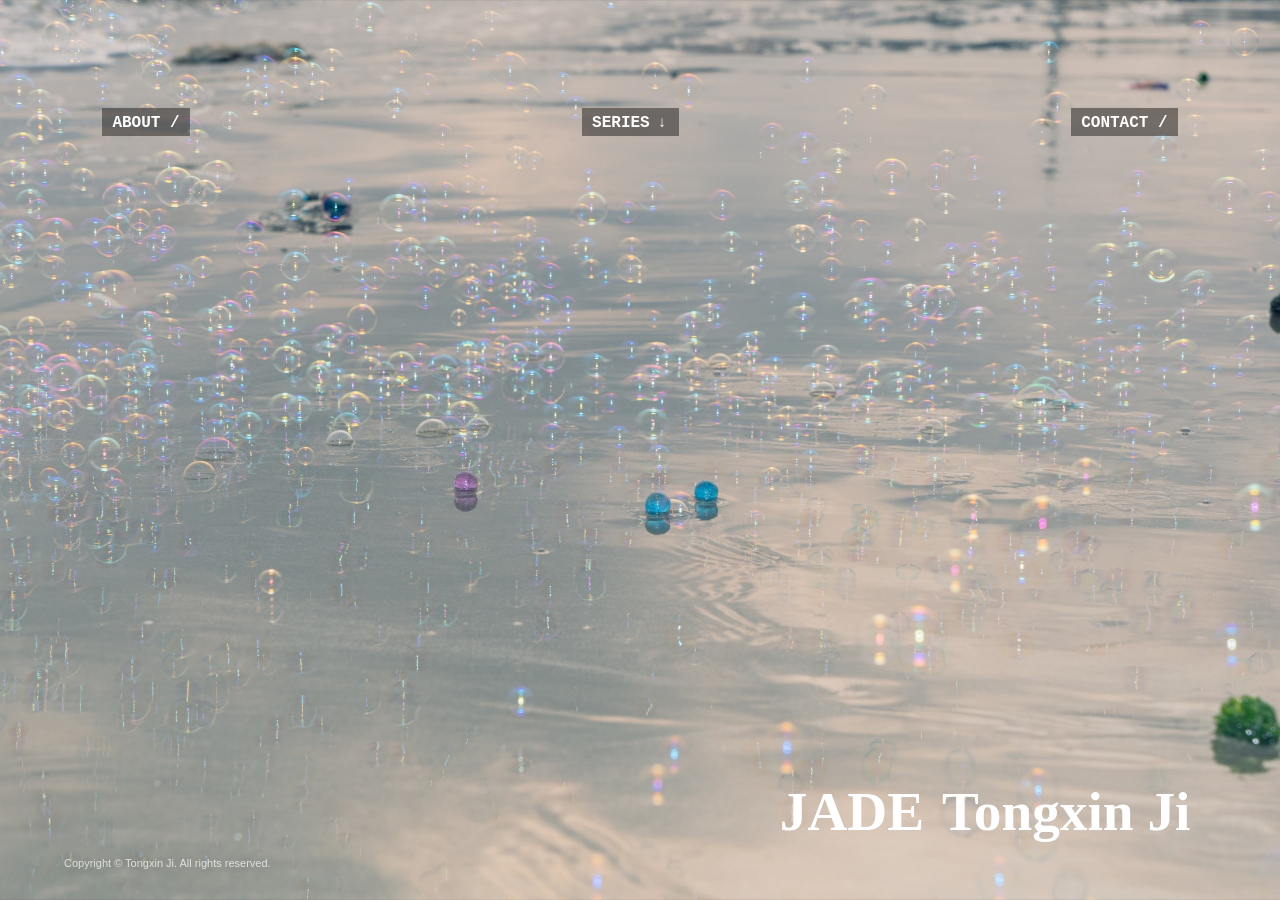
<file: index.html>
<!doctype html>
<html lang="en">
  <head>
    <meta charset="utf-8" />
    <meta name="viewport" content="width=device-width, initial-scale=1" />
    <title>jade tongxin ji</title>
    <meta name="description" content="jade tongxin ji / 纪彤心 photography" />
    <link rel="stylesheet" href="./About _ Jade Tongxin Ji_files/styles.css?v=20260613-series-entry-grid-3" />
    <script src="./About _ Jade Tongxin Ji_files/series-data.js?v=20260613-cv-bilingual-1" defer></script>
    <script src="./About _ Jade Tongxin Ji_files/series.js?v=20260613-series-entry-grid-3" defer></script>
  </head>
  <body>
    <main class="home" aria-label="jade tongxin ji">
      <img class="home-image" src="./About _ Jade Tongxin Ji_files/hero-home.jpg" alt="08-呼吸时" />

      <nav class="home-nav" aria-label="Main navigation">
        <a href="About _ Jade Tongxin Ji.html">ABOUT /</a>
        <span class="home-nav-menu">
          <button class="home-nav-trigger" type="button" aria-haspopup="true">SERIES</button>
          <span class="home-nav-dropdown" data-render-series-menu></span>
        </span>
        <a href="contact.html">CONTACT /</a>
      </nav>

      <h1><span>JADE</span><span>Tongxin Ji</span></h1>
    </main>
    <footer class="site-footer home-footer">Copyright © Tongxin Ji. All rights reserved.</footer>
  </body>
</html>
</file>
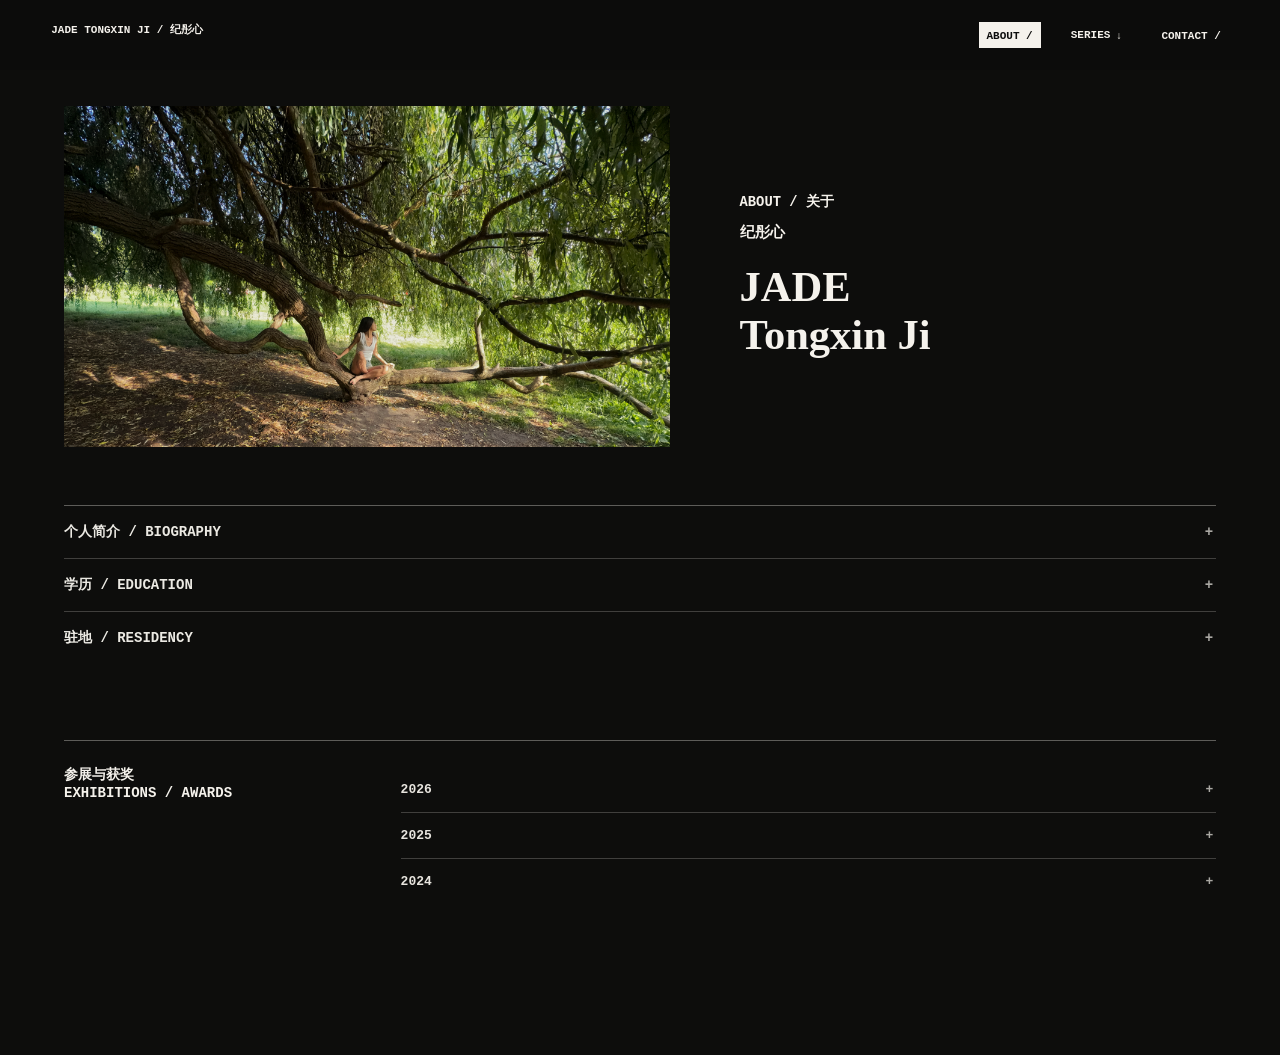
<file: About _ Jade Tongxin Ji.html>
<!DOCTYPE html>
<html lang="zh-Hans"><head><meta http-equiv="Content-Type" content="text/html; charset=UTF-8">
    
    <meta name="viewport" content="width=device-width, initial-scale=1">
    <title>About / Jade Tongxin Ji</title>
    <meta name="description" content="About Jade Tongxin Ji / 纪彤心, artist biography, education, residency, exhibitions and awards.">
    <link rel="stylesheet" href="./About _ Jade Tongxin Ji_files/styles.css?v=20260613-page-menu-float-compact-1">
    <script src="./About _ Jade Tongxin Ji_files/about-content.js?v=20260613-about-awards-title-1" defer=""></script>
    <script src="./About _ Jade Tongxin Ji_files/exhibitions-data.js?v=20260613-about-cv-years-1" defer=""></script>
    <script src="./About _ Jade Tongxin Ji_files/about.js?v=20260613-view-exhibition-link-1" defer=""></script>
    <script src="./About _ Jade Tongxin Ji_files/series-data.js?v=20260613-cv-bilingual-1" defer=""></script>
    <script src="./About _ Jade Tongxin Ji_files/series.js?v=20260613-series-entry-grid-3" defer=""></script>
  </head>
  <body class="about-page">
    <header class="page-header" aria-label="Site header">
      <a class="site-link" href="index.html" data-about="siteName">Jade Tongxin Ji / 纪彤心</a>
      <nav class="page-nav" aria-label="Main navigation">
        <a href="About _ Jade Tongxin Ji.html" aria-current="page">ABOUT /</a>
        <span class="page-nav-menu">
          <button class="page-nav-trigger" type="button" aria-haspopup="true">SERIES</button>
          <span class="page-nav-dropdown" data-render-series-menu></span>
        </span>
        <a href="contact.html">CONTACT /</a>
      </nav>
    </header>

    <main class="about-shell">
      <section class="about-hero" aria-labelledby="about-title">
        <figure class="about-figure">
          <img data-about="heroImage" src="./个人简历照片2.JPG" alt="Portrait of Jade Tongxin Ji">
          <figcaption data-about="heroCaption" hidden></figcaption>
        </figure>

        <div class="about-side">
          <div class="about-title">
            <p data-about="eyebrow">ABOUT / 关于</p>
            <span class="name-zh" data-about="nameZh">纪彤心</span>
            <h1 id="about-title">
              <span class="name-en" data-about="nameEn">JADE
Tongxin Ji</span>
            </h1>
          </div>
        </div>
      </section>

      <section class="about-accordion" aria-label="Biography, education and residency">
        <section class="about-accordion-item about-accordion-bio">
          <button class="about-accordion-toggle" type="button" aria-expanded="false" aria-controls="about-bio-panel">
            <span class="about-accordion-title" data-about="bioZhTitle">个人简介 / BIOGRAPHY</span>
            <span class="about-accordion-symbol">+</span>
          </button>
          <div class="about-accordion-panel" id="about-bio-panel" hidden>
            <div class="bio-copy">
              <p data-about="bioZh">纪彤心，2002年生。创作常以摄影、影像、行为等综合媒介展开，围绕自我身份、身体经验、记忆与物像之间的关系进行探索。</p>
              <p data-about="bioEn">Jade Tongxin Ji, born in 2002. The practice often works across photography, moving image and performance, exploring self-identity, bodily experience, memory and the relationship between image and object.</p>
            </div>
          </div>
        </section>

        <section class="about-accordion-item" aria-label="Education" data-render="facts" data-fact-group="profile">
          <button class="about-accordion-toggle" type="button" aria-expanded="false" aria-controls="about-fact-education">
            <span class="about-accordion-title">学历 / EDUCATION</span>
            <span class="about-accordion-symbol">+</span>
          </button>
          <div class="about-accordion-panel" id="about-fact-education" hidden>
            <div class="fact-entry"><p class="fact-line fact-line-zh">2024.09-至今 硕士，西安美术学院影视动画系，摄影艺术方向</p><p class="fact-line fact-line-en">2024.09-present MFA Candidate, Photography Art, Department of Film and Animation, Xi'an Academy of Fine Arts</p></div>
            <div class="fact-entry"><p class="fact-line fact-line-zh">2020.09-2024.06 本科，西安美术学院影视动画系，摄影专业</p><p class="fact-line fact-line-en">2020.09-2024.06 BFA, Photography, Department of Film and Animation, Xi'an Academy of Fine Arts</p></div>
          </div>
        </section>

        <section class="about-accordion-item" aria-label="Residency" data-render="facts" data-fact-group="residency">
          <button class="about-accordion-toggle" type="button" aria-expanded="false" aria-controls="about-fact-residency">
            <span class="about-accordion-title">驻地 / RESIDENCY</span>
            <span class="about-accordion-symbol">+</span>
          </button>
          <div class="about-accordion-panel" id="about-fact-residency" hidden>
            <div class="fact-entry"><p class="fact-line fact-line-zh">2026.04-2026.06 巴黎艺术城驻地，法国巴黎</p><p class="fact-line fact-line-en">2026.04-2026.06 Artist Residency, Cité Internationale des Arts, Paris, France</p></div>
            <div class="fact-entry"><p class="fact-line fact-line-zh">2025.10-2025.11 鄠邑区蔡家坡村驻地，陕西西安</p><p class="fact-line fact-line-en">2025.10-2025.11 Artist Residency, Caijiapo Village, Huyi District, Xi'an, Shaanxi, China</p></div>
          </div>
        </section>
      </section>

      <section class="lower-grid" aria-label="Selected exhibitions">
        <section class="cv-section" aria-label="Selected exhibitions and awards">
          <div class="section-heading">
            <h2 data-about="exhibitionsTitle">参展与获奖<br>Exhibitions / Awards</h2>
          </div>

          <ol class="cv-list" data-render="exhibitions"><li class="cv-year-group"><button class="cv-year-toggle" type="button" aria-expanded="false" aria-controls="about-cv-2026"><span class="cv-year-number">2026</span><span class="cv-year-symbol">+</span></button><div class="cv-year-panel" id="about-cv-2026" hidden=""><ol class="cv-year-list"><li class="cv-entry has-link"><a class="cv-entry-title cv-entry-title-link" href="exhibition-gallery.html?from=about#dandelion-paris-cite" aria-label="《地丁》个展, view exhibition"><h3>《地丁》个展</h3><p>The Dandelion Has Not Decided, solo exhibition</p></a><a class="cv-entry-link" href="exhibition-gallery.html?from=about#dandelion-paris-cite">VIEW EXHIBITION ↗</a></li><li class="cv-entry has-link"><a class="cv-entry-title cv-entry-title-link" href="exhibition-gallery.html?from=about#dandelion-caijiapo" aria-label="《地丁并未决定》个展, view exhibition"><h3>《地丁并未决定》个展</h3><p>Hesitation, solo exhibition</p></a><a class="cv-entry-link" href="exhibition-gallery.html?from=about#dandelion-caijiapo">VIEW EXHIBITION ↗</a></li></ol></div></li><li class="cv-year-group"><button class="cv-year-toggle" type="button" aria-expanded="false" aria-controls="about-cv-2025"><span class="cv-year-number">2025</span><span class="cv-year-symbol">+</span></button><div class="cv-year-panel" id="about-cv-2025" hidden=""><ol class="cv-year-list"><li class="cv-entry"><div class="cv-entry-title"><h3>丛生——首届两岸艺术双年展，“浪隙之屿”单元，参展</h3><p>Congsheng: The First Cross-Strait Art Biennial, Islands in the Wave Gaps section, exhibited</p></div><p class="cv-entry-work">作品｜《疑树》 / Epitaph</p></li><li class="cv-entry has-link"><a class="cv-entry-title cv-entry-title-link" href="exhibition-gallery.html?from=about#yishu-lishui" aria-label="第六届国际摄影研讨会暨2025丽水摄影节院校组，参展, view exhibition"><h3>第六届国际摄影研讨会暨2025丽水摄影节院校组，参展</h3><p>6th International Photography Symposium and 2025 Lishui Photography Festival, Academy Section, exhibited</p></a><p class="cv-entry-work">作品｜《疑树》 / Epitaph</p><a class="cv-entry-link" href="exhibition-gallery.html?from=about#yishu-lishui">VIEW EXHIBITION ↗</a></li><li class="cv-entry"><div class="cv-entry-title"><h3>2025年度仁川开放港国际大学生摄影节，入围</h3><p>Incheon Open Port International University Student Photography Festival, shortlisted</p></div><p class="cv-entry-work">作品｜《疑树》 / Epitaph</p></li><li class="cv-entry"><div class="cv-entry-title"><h3>“关注与共鸣——陕西省高校优秀数字影像展”，参展</h3><p>Attention and Resonance: Outstanding Digital Image Exhibition of Shaanxi Universities, exhibited</p></div><p class="cv-entry-work">作品｜《疑树》 / Epitaph</p></li></ol></div></li><li class="cv-year-group"><button class="cv-year-toggle" type="button" aria-expanded="false" aria-controls="about-cv-2024"><span class="cv-year-number">2024</span><span class="cv-year-symbol">+</span></button><div class="cv-year-panel" id="about-cv-2024" hidden=""><ol class="cv-year-list"><li class="cv-entry has-link"><a class="cv-entry-title cv-entry-title-link" href="exhibition-gallery.html?from=about#new-year-elevator" aria-label="A Frame 浓缩城市计划，参展, view exhibition"><h3>A Frame 浓缩城市计划，参展</h3><p>A Frame Condensed City Project, exhibited</p></a><p class="cv-entry-work">作品｜《新年电梯》 / New Year Elevator</p><a class="cv-entry-link" href="exhibition-gallery.html?from=about#new-year-elevator">VIEW EXHIBITION ↗</a></li><li class="cv-entry"><div class="cv-entry-title"><h3>第12届学院摄影奖暨第12届学院优秀摄影作品展，金奖</h3><p>12th Academy Photography Award and 12th Academy Outstanding Photography Works Exhibition, Gold Award</p></div><p class="cv-entry-work">作品｜《疑树》 / Epitaph</p></li><li class="cv-entry has-link"><a class="cv-entry-title cv-entry-title-link" href="exhibition-gallery.html?from=about#yishu-sichuan" aria-label="第四届“未来·星丛”奖美术与书法优秀作品展，入选/参展, view exhibition"><h3>第四届“未来·星丛”奖美术与书法优秀作品展，入选/参展</h3><p>4th Future Star Cluster Award Art and Calligraphy Exhibition, selected and exhibited</p></a><p class="cv-entry-work">作品｜《疑树》 / Epitaph</p><a class="cv-entry-link" href="exhibition-gallery.html?from=about#yishu-sichuan">VIEW EXHIBITION ↗</a></li><li class="cv-entry has-link"><a class="cv-entry-title cv-entry-title-link" href="exhibition-gallery.html?from=about#yishu-pingyao" aria-label="第24届平遥国际摄影大展，院校优秀奖, view exhibition"><h3>第24届平遥国际摄影大展，院校优秀奖</h3><p>24th Pingyao International Photography Festival, Outstanding Academy Award</p></a><p class="cv-entry-work">作品｜《疑树》 / Epitaph</p><a class="cv-entry-link" href="exhibition-gallery.html?from=about#yishu-pingyao">VIEW EXHIBITION ↗</a></li><li class="cv-entry has-link"><a class="cv-entry-title cv-entry-title-link" href="exhibition-gallery.html?from=about#yishu-arles" aria-label="法国阿尔勒 Fisheye “10sur10” 展览，参展, view exhibition"><h3>法国阿尔勒 Fisheye “10sur10” 展览，参展</h3><p>Fisheye “10sur10” Exhibition, Arles, France, exhibited</p></a><p class="cv-entry-work">作品｜《疑树》 / Epitaph</p><a class="cv-entry-link" href="exhibition-gallery.html?from=about#yishu-arles">VIEW EXHIBITION ↗</a></li><li class="cv-entry"><div class="cv-entry-title"><h3>第六届1839摄影奖，入围</h3><p>6th 1839 Photography Award, shortlisted</p></div><p class="cv-entry-work">作品｜《疑树》 / Epitaph</p></li><li class="cv-entry has-link"><a class="cv-entry-title cv-entry-title-link" href="exhibition-gallery.html?from=about#yishu-xian" aria-label="2024届“无界西美”西安美术学院毕业季展览，一等奖, view exhibition"><h3>2024届“无界西美”西安美术学院毕业季展览，一等奖</h3><p>2024 Wujie Ximei Graduation Season Exhibition, Xi'an Academy of Fine Arts, First Prize</p></a><p class="cv-entry-work">作品｜《疑树》 / Epitaph</p><a class="cv-entry-link" href="exhibition-gallery.html?from=about#yishu-xian">VIEW EXHIBITION ↗</a></li></ol></div></li><li class="cv-year-group"><button class="cv-year-toggle" type="button" aria-expanded="false" aria-controls="about-cv-2023"><span class="cv-year-number">2023</span><span class="cv-year-symbol">+</span></button><div class="cv-year-panel" id="about-cv-2023" hidden=""><ol class="cv-year-list"><li class="cv-entry"><div class="cv-entry-title"><h3>第10届学院优秀摄影作品展暨第10届学院摄影奖，优秀作品奖</h3><p>10th Academy Outstanding Photography Works Exhibition and 10th Academy Photography Award, Outstanding Work Award</p></div><p class="cv-entry-work">作品｜《上游的风》 / ON THE WAY</p></li></ol></div></li></ol>
        </section>
      </section>

    </main>
    <footer class="site-footer">Copyright © Tongxin Ji. All rights reserved.</footer>
  

</body></html>
</file>
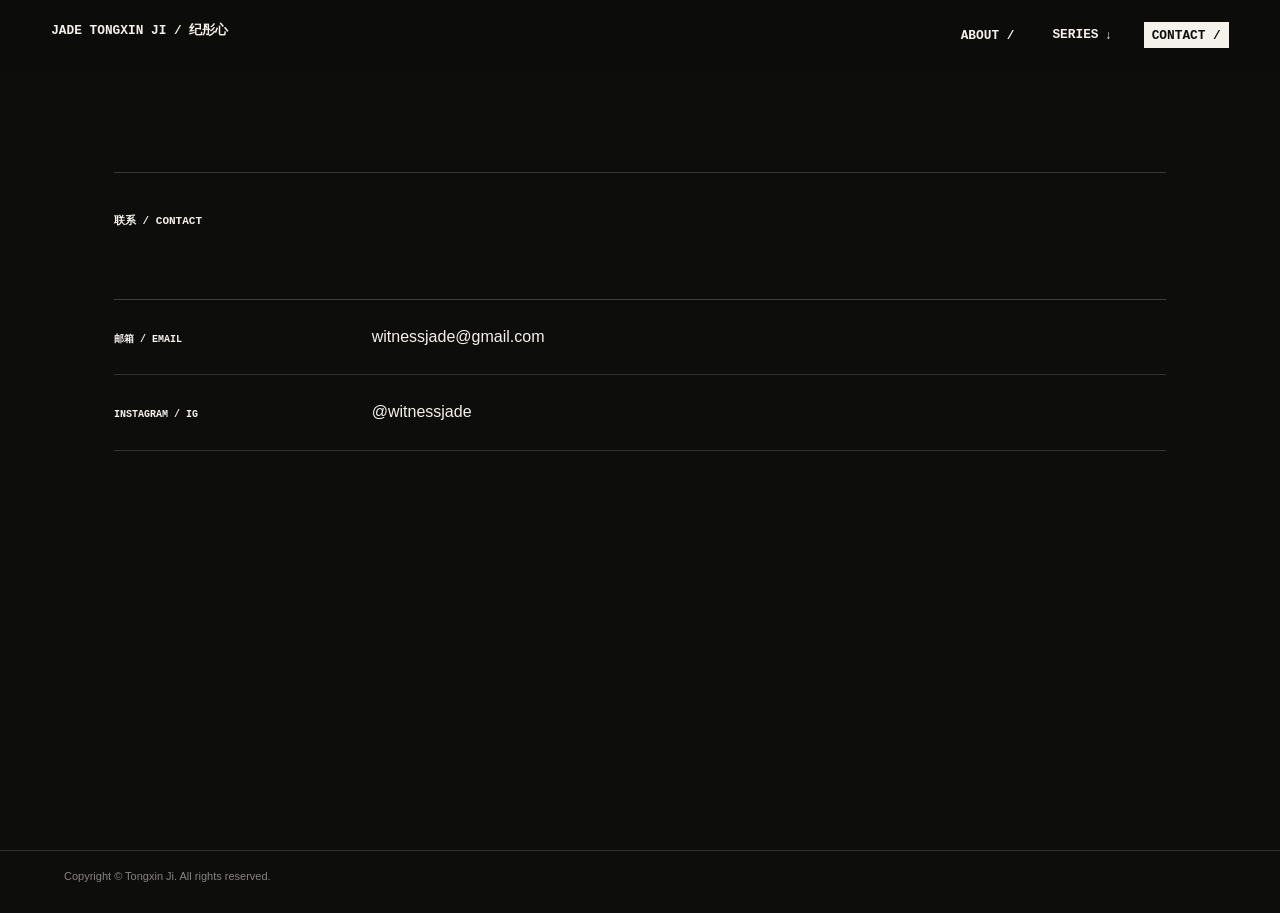
<file: contact.html>
<!doctype html>
<html lang="zh-Hans">
  <head>
    <meta charset="utf-8" />
    <meta name="viewport" content="width=device-width, initial-scale=1" />
    <title>Contact / Jade Tongxin Ji</title>
    <meta name="description" content="Contact Jade Tongxin Ji / 纪彤心." />
    <link rel="stylesheet" href="./About _ Jade Tongxin Ji_files/styles.css?v=20260613-page-menu-float-compact-1" />
    <script src="./About _ Jade Tongxin Ji_files/series-data.js?v=20260613-cv-bilingual-1" defer></script>
    <script src="./About _ Jade Tongxin Ji_files/series.js?v=20260613-series-entry-grid-3" defer></script>
  </head>
  <body class="contact-page">
    <header class="page-header" aria-label="Site header">
      <a class="site-link" href="index.html">Jade Tongxin Ji / 纪彤心</a>
      <nav class="page-nav" aria-label="Main navigation">
        <a href="About _ Jade Tongxin Ji.html">ABOUT /</a>
        <span class="page-nav-menu">
          <button class="page-nav-trigger" type="button" aria-haspopup="true">SERIES</button>
          <span class="page-nav-dropdown" data-render-series-menu></span>
        </span>
        <a href="contact.html" aria-current="page">CONTACT /</a>
      </nav>
    </header>

    <main class="contact-shell">
      <section class="contact-hero" aria-labelledby="contact-title">
        <h1 id="contact-title" class="contact-kicker">联系 / CONTACT</h1>
      </section>

      <section class="contact-list" aria-label="Contact links">
        <a class="contact-row" href="mailto:witnessjade@gmail.com">
          <span class="contact-label">邮箱 / Email</span>
          <span class="contact-value">witnessjade@gmail.com</span>
        </a>
        <a class="contact-row" href="https://www.instagram.com/witnessjade/" target="_blank" rel="noopener noreferrer" aria-label="Open Instagram @witnessjade">
          <span class="contact-label">Instagram / IG</span>
          <span class="contact-value">@witnessjade</span>
        </a>
      </section>
    </main>

    <footer class="site-footer">Copyright © Tongxin Ji. All rights reserved.</footer>
  </body>
</html>
</file>
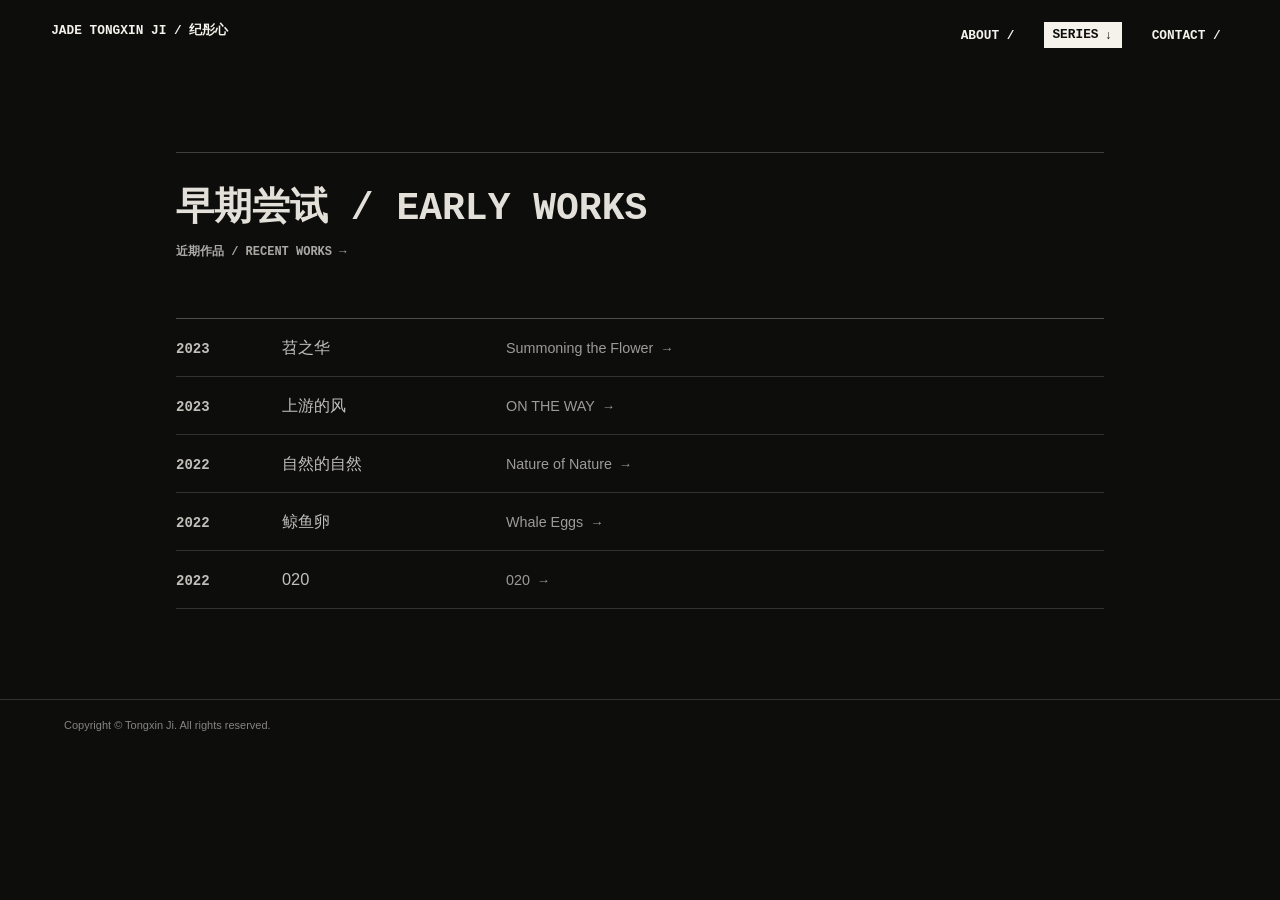
<file: early-works.html>
<!doctype html>
<html lang="zh-Hans">
  <head>
    <meta charset="utf-8" />
    <meta name="viewport" content="width=device-width, initial-scale=1" />
    <title>Early Works / Jade Tongxin Ji</title>
    <meta name="description" content="Early works directory for Jade Tongxin Ji / 纪彤心." />
    <link rel="stylesheet" href="./About _ Jade Tongxin Ji_files/styles.css?v=20260613-page-menu-float-compact-1" />
    <script src="./About _ Jade Tongxin Ji_files/series-data.js?v=20260613-cv-bilingual-1" defer></script>
    <script src="./About _ Jade Tongxin Ji_files/series.js?v=20260613-series-entry-grid-3" defer></script>
  </head>
  <body class="work-directory-page">
    <header class="page-header" aria-label="Site header">
      <a class="site-link" href="index.html">Jade Tongxin Ji / 纪彤心</a>
      <nav class="page-nav" aria-label="Main navigation">
        <a href="About _ Jade Tongxin Ji.html">ABOUT /</a>
        <span class="page-nav-menu">
          <button class="page-nav-trigger is-current" type="button" aria-haspopup="true">SERIES</button>
          <span class="page-nav-dropdown" data-render-series-menu></span>
        </span>
        <a href="contact.html">CONTACT /</a>
      </nav>
    </header>

    <main class="work-directory-shell" aria-labelledby="early-works-title">
      <section class="work-directory-hero">
        <h1 class="work-directory-title" id="early-works-title">早期尝试 / EARLY WORKS</h1>
        <a class="work-directory-switch" href="recent-works.html">近期作品 / RECENT WORKS →</a>
      </section>

      <ol class="work-directory-list" aria-label="Early works">
        <li class="work-directory-item">
          <a class="work-directory-row" href="series-gallery.html#tiao-zhi-hua">
            <span class="work-year">2023</span>
            <span class="work-title-zh">苕之华</span>
            <span class="work-title-en">Summoning the Flower <span class="work-link-arrow" aria-hidden="true">→</span></span>
          </a>
        </li>
        <li class="work-directory-item">
          <a class="work-directory-row" href="series-gallery.html#upstream-wind">
            <span class="work-year">2023</span>
            <span class="work-title-zh">上游的风</span>
            <span class="work-title-en">ON THE WAY <span class="work-link-arrow" aria-hidden="true">→</span></span>
          </a>
        </li>
        <li class="work-directory-item">
          <a class="work-directory-row" href="series-gallery.html#nature-of-nature">
            <span class="work-year">2022</span>
            <span class="work-title-zh">自然的自然</span>
            <span class="work-title-en">Nature of Nature <span class="work-link-arrow" aria-hidden="true">→</span></span>
          </a>
        </li>
        <li class="work-directory-item">
          <a class="work-directory-row" href="series-gallery.html#whale-eggs">
            <span class="work-year">2022</span>
            <span class="work-title-zh">鲸鱼卵</span>
            <span class="work-title-en">Whale Eggs <span class="work-link-arrow" aria-hidden="true">→</span></span>
          </a>
        </li>
        <li class="work-directory-item">
          <a class="work-directory-row" href="series-gallery.html#zero-twenty">
            <span class="work-year">2022</span>
            <span class="work-title-zh">020</span>
            <span class="work-title-en">020 <span class="work-link-arrow" aria-hidden="true">→</span></span>
          </a>
        </li>
      </ol>
    </main>

    <footer class="site-footer">Copyright © Tongxin Ji. All rights reserved.</footer>
  </body>
</html>
</file>
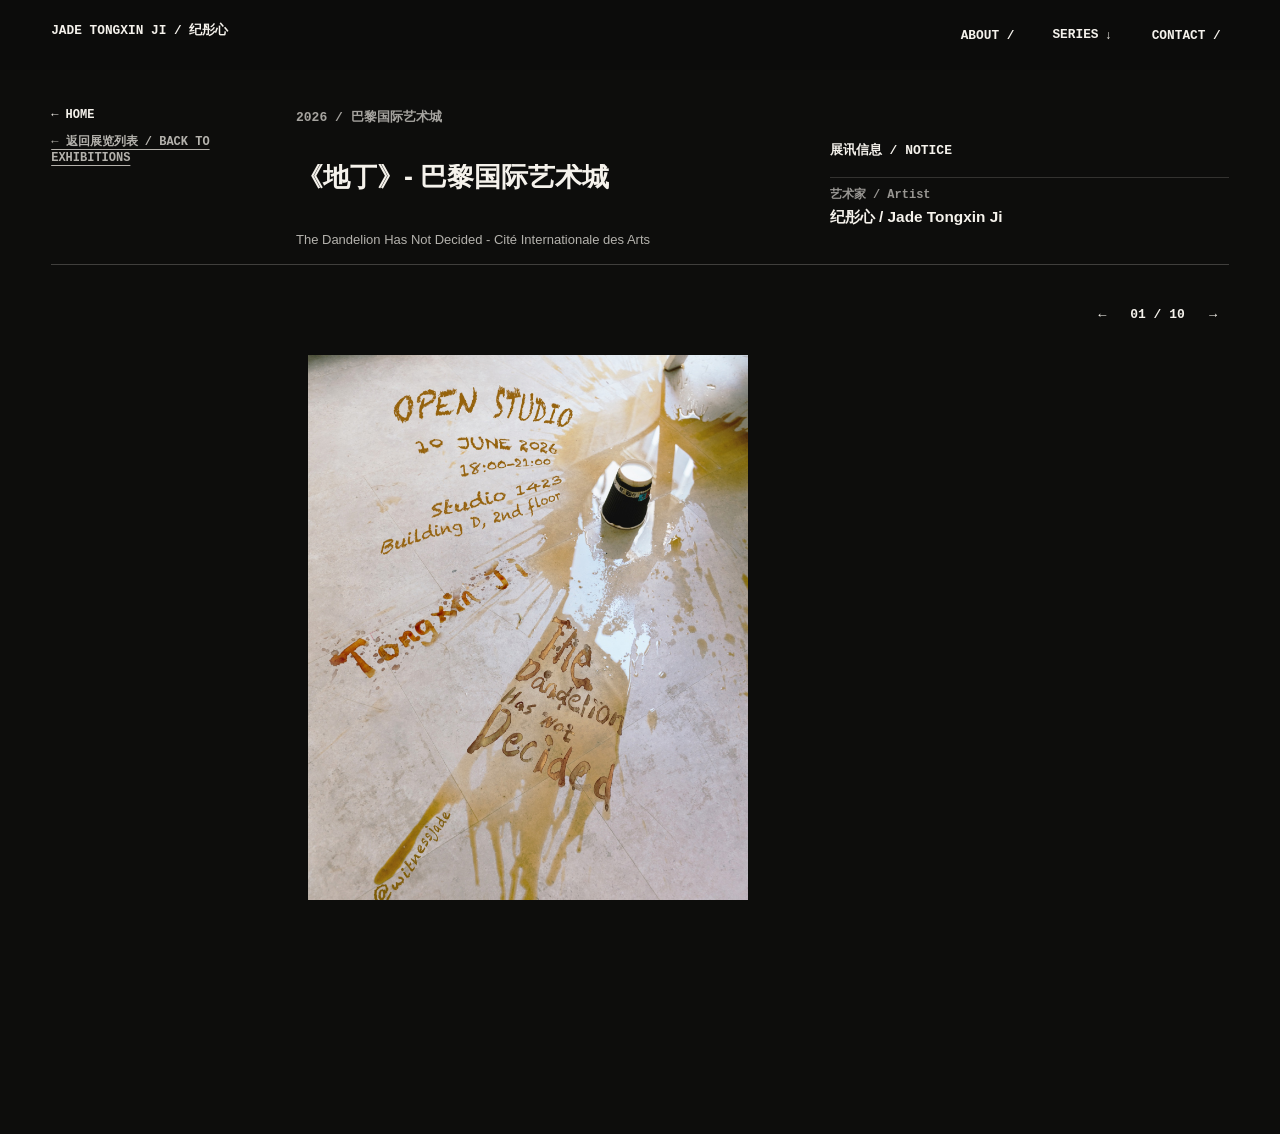
<file: exhibition-gallery.html>
<!doctype html>
<html lang="zh-Hans">
  <head>
    <meta charset="utf-8" />
    <meta name="viewport" content="width=device-width, initial-scale=1" />
    <title>Exhibition Gallery / Jade Tongxin Ji</title>
    <meta name="description" content="Exhibition gallery for Jade Tongxin Ji / 纪彤心." />
    <link rel="stylesheet" href="./About _ Jade Tongxin Ji_files/styles.css?v=20260619-gallery-transform-1" />
    <script src="./About _ Jade Tongxin Ji_files/exhibitions-data.js?v=20260613-cv-bilingual-1" defer></script>
    <script src="./About _ Jade Tongxin Ji_files/series-data.js?v=20260613-cv-bilingual-1" defer></script>
    <script src="./About _ Jade Tongxin Ji_files/gallery-motion.js?v=20260619-gallery-transform-1" defer></script>
    <script src="./About _ Jade Tongxin Ji_files/exhibitions.js?v=20260619-gallery-transform-1" defer></script>
    <script src="./About _ Jade Tongxin Ji_files/series.js?v=20260613-series-entry-grid-3" defer></script>
  </head>
  <body class="exhibition-gallery-page">
    <header class="page-header" aria-label="Site header">
      <a class="site-link" href="index.html">Jade Tongxin Ji / 纪彤心</a>
      <nav class="page-nav" aria-label="Main navigation">
        <a href="About _ Jade Tongxin Ji.html">ABOUT /</a>
        <span class="page-nav-menu">
          <button class="page-nav-trigger" type="button" aria-haspopup="true">SERIES</button>
          <span class="page-nav-dropdown" data-render-series-menu></span>
        </span>
        <a href="contact.html">CONTACT /</a>
      </nav>
    </header>

    <main class="gallery-shell" data-render-gallery>
      <aside class="gallery-info">
        <div class="gallery-return-stack">
          <a class="gallery-back" href="index.html">← HOME</a>
          <a class="gallery-return-source" href="exhibitions.html" data-exhibition-return-source>← 返回展览列表 / BACK TO EXHIBITIONS</a>
        </div>
        <p data-gallery-meta></p>
        <h1 data-gallery-title-zh></h1>
        <h2 data-gallery-title-en></h2>

        <section class="gallery-notice" aria-label="Exhibition notice">
          <h3>展讯信息 / Notice</h3>
          <div data-gallery-facts></div>
          <h4 class="gallery-links-title" data-gallery-sources-title hidden>相关推送 / Posts</h4>
          <div class="gallery-source-links" data-gallery-sources></div>
        </section>
      </aside>

      <section class="gallery-viewer" aria-label="Image gallery">
        <div class="gallery-toolbar">
          <button type="button" data-gallery-prev aria-label="Previous image">←</button>
          <span data-gallery-count>01 / 01</span>
          <button type="button" data-gallery-next aria-label="Next image">→</button>
        </div>
        <div class="gallery-viewport" data-gallery-viewport>
          <div class="gallery-track" data-gallery-track></div>
        </div>
      </section>
    </main>
    <footer class="site-footer">Copyright © Tongxin Ji. All rights reserved.</footer>
  </body>
</html>
</file>
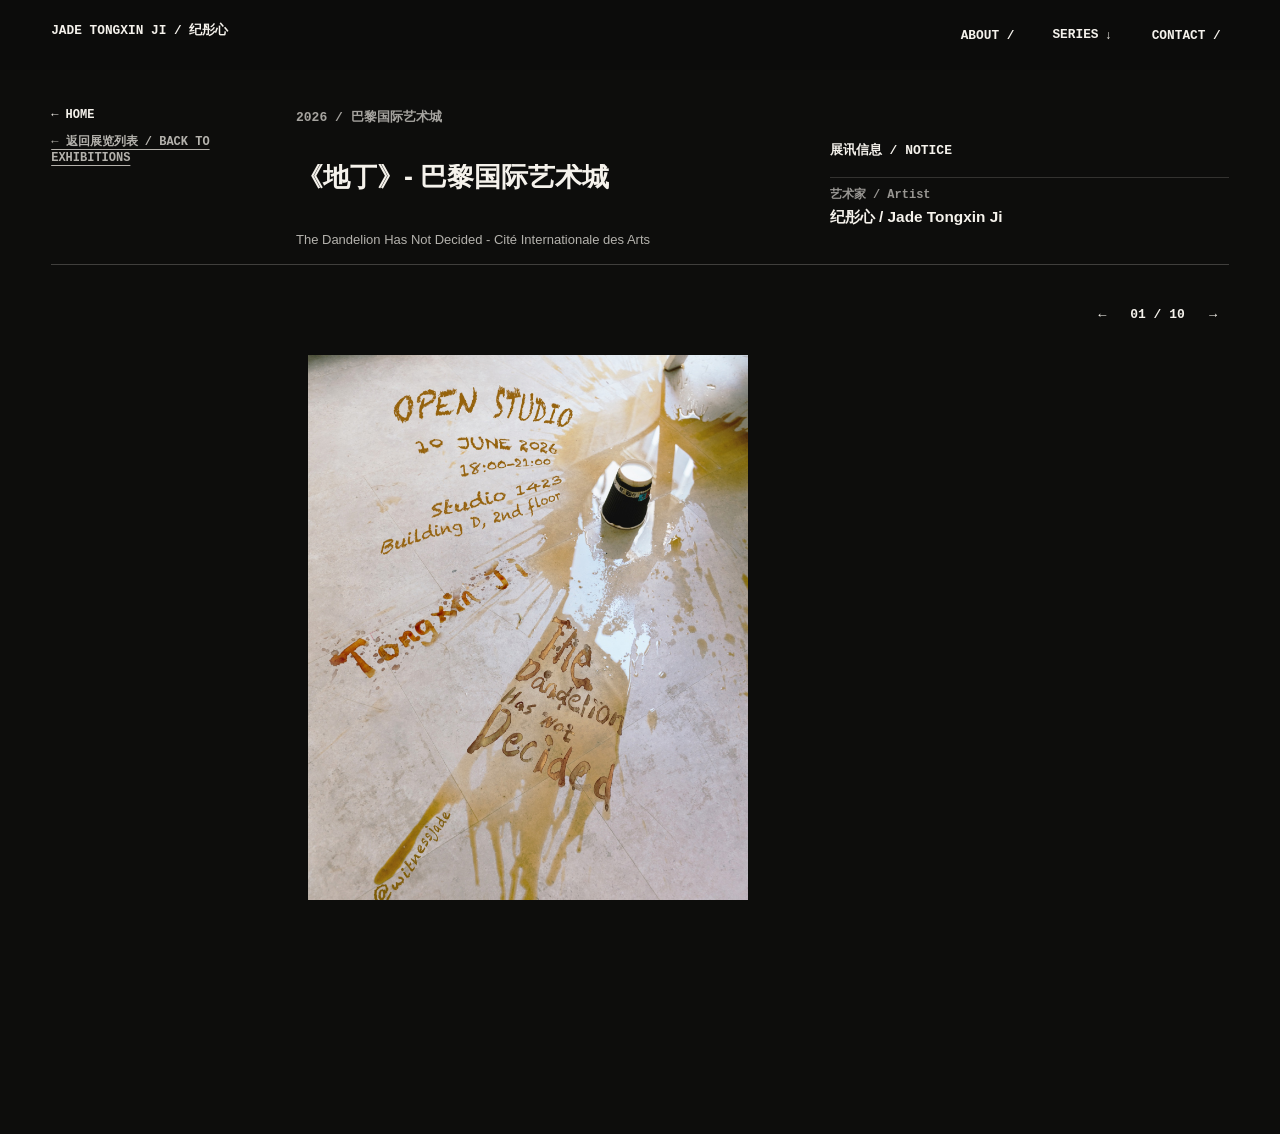
<file: exhibitions.html>
<!doctype html>
<html lang="zh-Hans">
  <head>
    <meta charset="utf-8" />
    <meta name="viewport" content="width=device-width, initial-scale=1" />
    <title>Exhibitions / Jade Tongxin Ji</title>
    <meta name="description" content="Exhibitions for Jade Tongxin Ji / 纪彤心." />
    <meta http-equiv="refresh" content="0; url=exhibition-gallery.html?from=exhibitions#dandelion-paris-cite" />
    <link rel="canonical" href="exhibition-gallery.html?from=exhibitions#dandelion-paris-cite" />
    <link rel="stylesheet" href="./About _ Jade Tongxin Ji_files/styles.css?v=20260613-page-menu-float-compact-1" />
    <script>
      window.location.replace("exhibition-gallery.html?from=exhibitions#dandelion-paris-cite");
    </script>
  </head>
  <body class="redirect-page">
    <a href="exhibition-gallery.html?from=exhibitions#dandelion-paris-cite">Exhibitions / 展览</a>
    <footer class="site-footer redirect-footer">Copyright © Tongxin Ji. All rights reserved.</footer>
  </body>
</html>
</file>
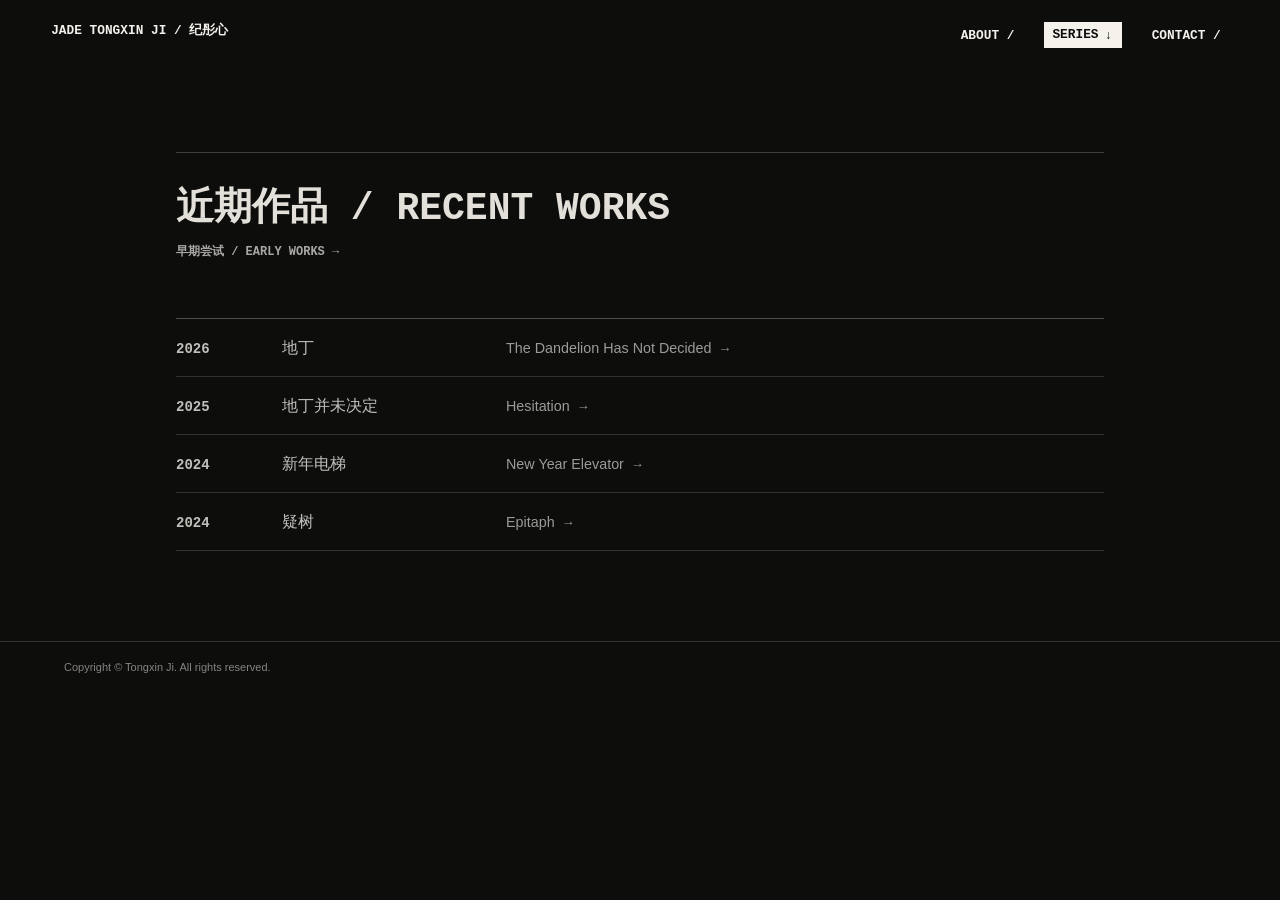
<file: recent-works.html>
<!doctype html>
<html lang="zh-Hans">
  <head>
    <meta charset="utf-8" />
    <meta name="viewport" content="width=device-width, initial-scale=1" />
    <title>Recent Works / Jade Tongxin Ji</title>
    <meta name="description" content="Recent works directory for Jade Tongxin Ji / 纪彤心." />
    <link rel="stylesheet" href="./About _ Jade Tongxin Ji_files/styles.css?v=20260613-page-menu-float-compact-1" />
    <script src="./About _ Jade Tongxin Ji_files/series-data.js?v=20260613-cv-bilingual-1" defer></script>
    <script src="./About _ Jade Tongxin Ji_files/series.js?v=20260613-series-entry-grid-3" defer></script>
  </head>
  <body class="work-directory-page">
    <header class="page-header" aria-label="Site header">
      <a class="site-link" href="index.html">Jade Tongxin Ji / 纪彤心</a>
      <nav class="page-nav" aria-label="Main navigation">
        <a href="About _ Jade Tongxin Ji.html">ABOUT /</a>
        <span class="page-nav-menu">
          <button class="page-nav-trigger is-current" type="button" aria-haspopup="true">SERIES</button>
          <span class="page-nav-dropdown" data-render-series-menu></span>
        </span>
        <a href="contact.html">CONTACT /</a>
      </nav>
    </header>

    <main class="work-directory-shell" aria-labelledby="recent-works-title">
      <section class="work-directory-hero">
        <h1 class="work-directory-title" id="recent-works-title">近期作品 / RECENT WORKS</h1>
        <a class="work-directory-switch" href="early-works.html">早期尝试 / EARLY WORKS →</a>
      </section>

      <ol class="work-directory-list" aria-label="Recent works">
        <li class="work-directory-item">
          <a class="work-directory-row" href="series-gallery.html#dandelion-has-not-decided">
            <span class="work-year">2026</span>
            <span class="work-title-zh">地丁</span>
            <span class="work-title-en">The Dandelion Has Not Decided <span class="work-link-arrow" aria-hidden="true">→</span></span>
          </a>
        </li>
        <li class="work-directory-item">
          <a class="work-directory-row" href="series-gallery.html#hesitation">
            <span class="work-year">2025</span>
            <span class="work-title-zh">地丁并未决定</span>
            <span class="work-title-en">Hesitation <span class="work-link-arrow" aria-hidden="true">→</span></span>
          </a>
        </li>
        <li class="work-directory-item">
          <a class="work-directory-row" href="series-gallery.html#new-year-elevator">
            <span class="work-year">2024</span>
            <span class="work-title-zh">新年电梯</span>
            <span class="work-title-en">New Year Elevator <span class="work-link-arrow" aria-hidden="true">→</span></span>
          </a>
        </li>
        <li class="work-directory-item">
          <a class="work-directory-row" href="series-gallery.html#epitaph">
            <span class="work-year">2024</span>
            <span class="work-title-zh">疑树</span>
            <span class="work-title-en">Epitaph <span class="work-link-arrow" aria-hidden="true">→</span></span>
          </a>
        </li>
      </ol>
    </main>

    <footer class="site-footer">Copyright © Tongxin Ji. All rights reserved.</footer>
  </body>
</html>
</file>
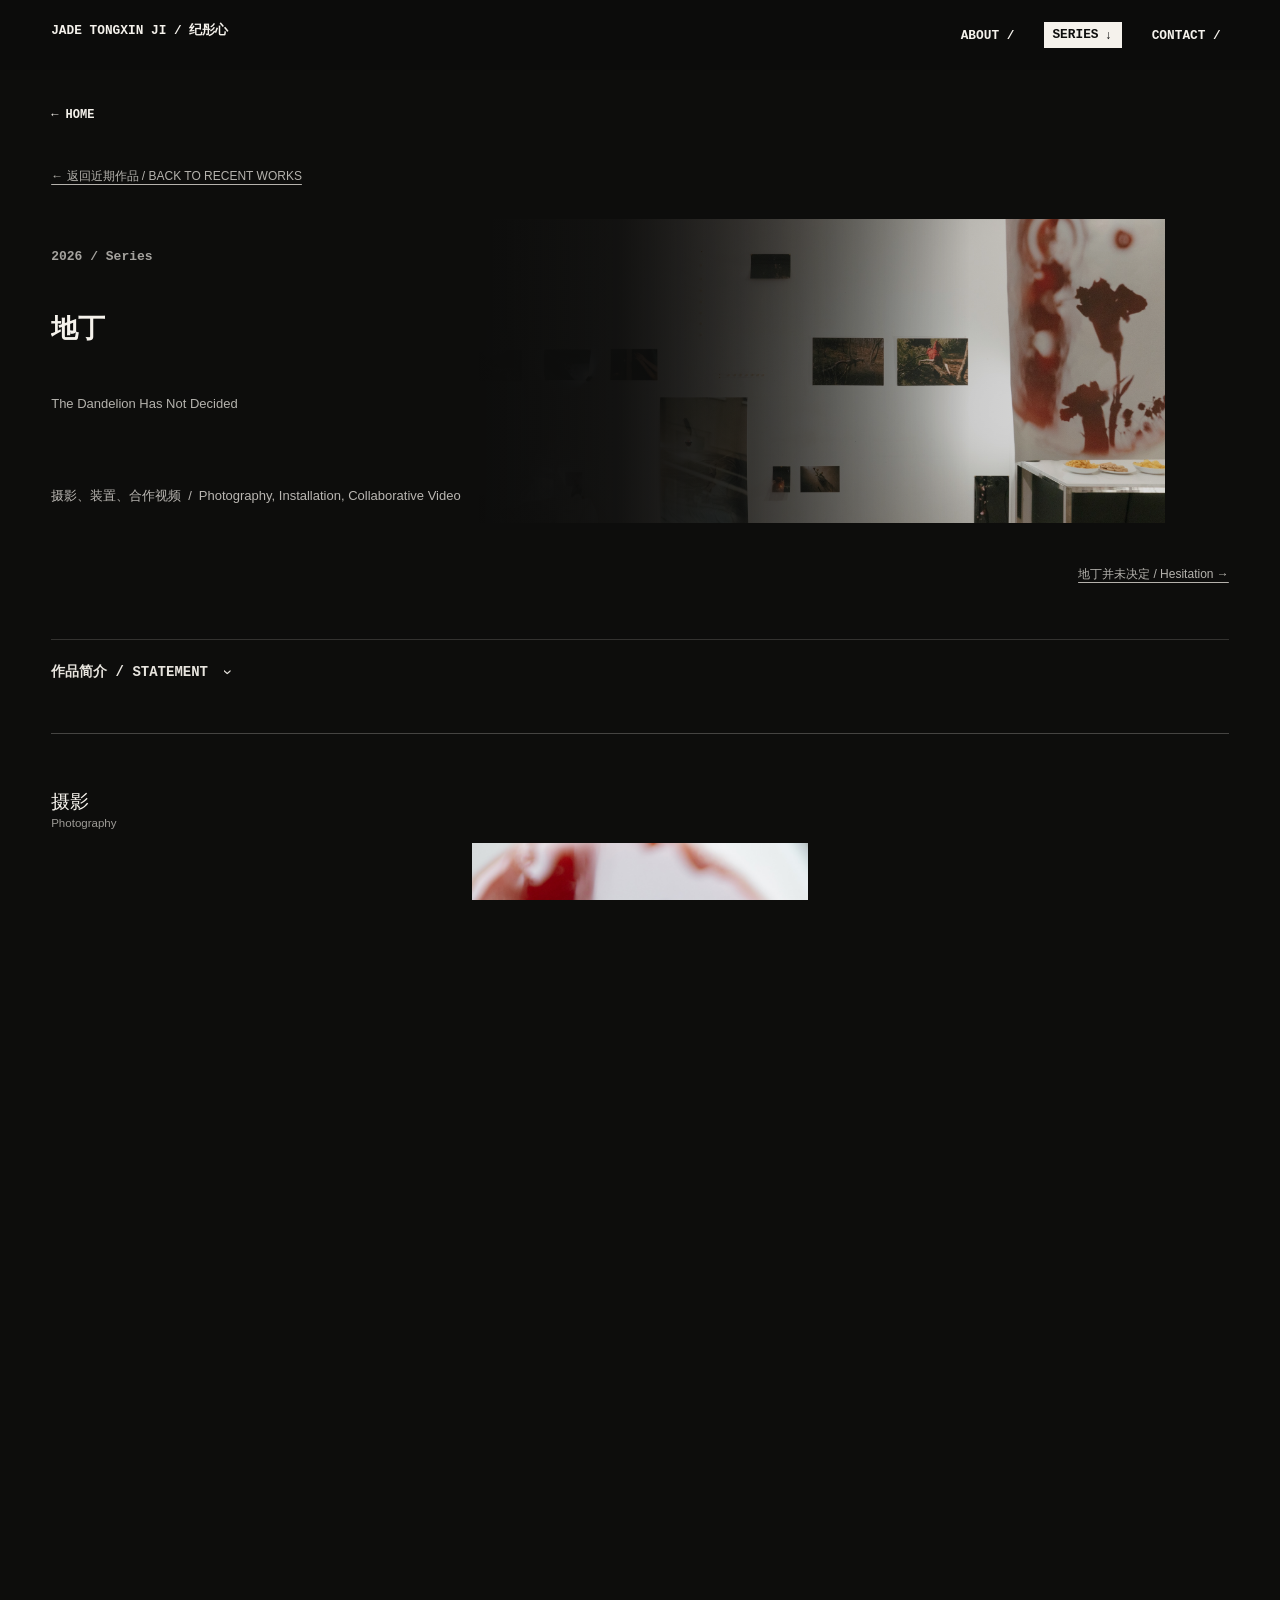
<file: series-gallery.html>
<!doctype html>
<html lang="zh-Hans">
  <head>
    <meta charset="utf-8" />
    <meta name="viewport" content="width=device-width, initial-scale=1" />
    <title>Series Gallery / Jade Tongxin Ji</title>
    <meta name="description" content="Series gallery for Jade Tongxin Ji / 纪彤心." />
    <link rel="stylesheet" href="./About _ Jade Tongxin Ji_files/styles.css?v=20260619-gallery-transform-1" />
    <script src="./About _ Jade Tongxin Ji_files/exhibitions-data.js?v=20260613-cv-bilingual-1" defer></script>
    <script src="./About _ Jade Tongxin Ji_files/series-data.js?v=20260614-directory-back-1" defer></script>
    <script src="./About _ Jade Tongxin Ji_files/gallery-motion.js?v=20260619-gallery-transform-1" defer></script>
    <script src="./About _ Jade Tongxin Ji_files/series.js?v=20260619-gallery-transform-1" defer></script>
  </head>
  <body class="exhibition-gallery-page series-gallery-page">
    <header class="page-header" aria-label="Site header">
      <a class="site-link" href="index.html">Jade Tongxin Ji / 纪彤心</a>
      <nav class="page-nav" aria-label="Main navigation">
        <a href="About _ Jade Tongxin Ji.html">ABOUT /</a>
        <span class="page-nav-menu">
          <button class="page-nav-trigger is-current" type="button" aria-haspopup="true">SERIES</button>
          <span class="page-nav-dropdown" data-render-series-menu></span>
        </span>
        <a href="contact.html">CONTACT /</a>
      </nav>
    </header>

    <main class="gallery-shell series-gallery-shell" data-render-series-gallery>
      <aside class="gallery-info series-info">
        <a class="gallery-back" href="index.html">← HOME</a>
        <nav class="series-directory-back-nav" aria-label="作品目录返回 / Back to work directory" data-series-directory-back-nav hidden></nav>
        <p data-series-meta></p>
        <h1 data-series-title-zh></h1>
        <h2 data-series-title-en></h2>
        <div class="series-medium" data-series-medium></div>
        <nav class="series-work-nav" aria-label="作品导航 / Work navigation" data-series-work-nav hidden></nav>

        <section class="gallery-notice series-statement" aria-label="Series statement" data-series-statement hidden>
          <button class="series-statement-toggle series-disclosure-trigger" type="button" aria-expanded="false" aria-controls="series-statement-body" data-series-statement-toggle>
            <span class="series-statement-title">作品简介 / Statement</span>
            <span class="series-disclosure-icon" aria-hidden="true"></span>
          </button>
          <div class="series-statement-space" id="series-statement-body" data-series-statement-body hidden></div>
        </section>
      </aside>

      <section class="series-viewer" aria-label="Series galleries" data-series-sections></section>
    </main>
    <footer class="site-footer">Copyright © Tongxin Ji. All rights reserved.</footer>
  </body>
</html>
</file>
<file: About _ Jade Tongxin Ji_files/styles.css>
* {
  box-sizing: border-box;
}

html,
body {
  width: 100%;
  height: 100%;
  margin: 0;
  overflow-x: hidden;
}

body {
  background: #111;
  color: #fff;
  font-family: "Courier New", Courier, monospace;
}

.home {
  position: relative;
  width: 100%;
  min-height: 100svh;
  overflow: hidden;
  background: #111;
}

.home-image {
  position: absolute;
  inset: 0;
  width: 100%;
  height: 100%;
  display: block;
  object-fit: cover;
  object-position: center;
}

.home-nav {
  position: absolute;
  z-index: 2;
  top: clamp(56px, 12vh, 140px);
  left: 8vw;
  right: 8vw;
  display: grid;
  grid-template-columns: repeat(3, max-content);
  justify-content: space-between;
  align-items: start;
  gap: 22px;
  font-size: clamp(14px, 1.25vw, 20px);
  font-weight: 700;
  text-transform: uppercase;
}

.home-nav a,
.home-nav-trigger {
  display: inline-flex;
  min-height: 28px;
  align-items: center;
  justify-content: center;
  gap: 0.34em;
  border: 0;
  border-radius: 0;
  padding: 2px 10px 1px;
  background: rgba(48, 47, 45, 0.56);
  color: #fff;
  font: inherit;
  text-decoration: none;
  text-transform: inherit;
  cursor: pointer;
  appearance: none;
}

.home-nav-menu,
.page-nav-menu {
  position: relative;
  display: inline-flex;
  align-items: flex-start;
  padding-bottom: 12px;
  margin-bottom: -12px;
}

.home-nav-dropdown,
.page-nav-dropdown {
  position: absolute;
  z-index: 8;
  top: 100%;
  left: 0;
  display: grid;
  min-width: min(520px, 86vw);
  border-top: 1px solid rgba(245, 242, 236, 0.2);
  background: rgba(13, 13, 12, 0.32);
  opacity: 0;
  pointer-events: none;
  transform: translateY(-4px);
  transition: opacity 160ms ease, transform 160ms ease;
}

.home-nav-menu.is-open .home-nav-dropdown,
.page-nav-menu.is-open .page-nav-dropdown {
  opacity: 1;
  pointer-events: auto;
  transform: translateY(0);
}

.home-nav-menu.is-open .home-nav-trigger,
.page-nav-menu.is-open .page-nav-trigger {
  background: #f5f2ec;
  color: #0d0d0c;
  text-shadow: none;
}

.home-nav-dropdown a,
.page-nav-dropdown a {
  display: grid;
  gap: 3px;
  padding: 10px 13px;
  border-bottom: 1px solid rgba(245, 242, 236, 0.14);
  background: rgba(48, 47, 45, 0.18);
  color: #f5f2ec;
  font-family: "Courier New", Courier, monospace;
  font-size: 11px;
  font-weight: 700;
  line-height: 1.34;
  text-decoration: none;
  text-transform: none;
  text-shadow: 0 1px 5px rgba(13, 13, 12, 0.65);
  cursor: pointer;
}

.home-nav-dropdown .menu-link,
.page-nav-dropdown .menu-link {
  grid-template-columns: minmax(124px, 0.84fr) minmax(148px, 1fr);
  column-gap: 14px;
  align-items: start;
}

.menu-title-zh,
.menu-title-en {
  display: block;
  min-width: 0;
  max-width: 100%;
  overflow: hidden;
  text-overflow: ellipsis;
  white-space: nowrap;
}

.menu-line {
  display: inline;
  min-width: 0;
  max-width: 100%;
  overflow: hidden;
  text-overflow: ellipsis;
  white-space: nowrap;
}

.menu-line-sub::before {
  content: "-";
}

.menu-title-en {
  color: rgba(245, 242, 236, 0.72);
  font-family: "Helvetica Neue", Arial, sans-serif;
  font-size: 10px;
  font-weight: 300;
  line-height: 1.24;
}

.menu-link .menu-title-zh {
  justify-self: end;
  text-align: right;
}

.menu-link .menu-title-en {
  justify-self: start;
  text-align: left;
}

.page-nav-dropdown {
  right: 0;
  left: auto;
}

.home-nav-dropdown {
  top: 0;
  left: calc(100% + clamp(12px, 1.1vw, 18px));
  width: clamp(350px, 29vw, 520px);
  min-width: 0;
  max-width: calc(100vw - 32px);
  justify-items: center;
  align-content: start;
  row-gap: 2px;
  padding: 8px 0;
  border-top: 0;
  background: rgba(220, 222, 221, 0.34);
  backdrop-filter: blur(2px);
  transform: translateX(-4px);
}

.home-nav-menu.is-open .home-nav-dropdown {
  transform: translateX(0);
}

.home-nav-dropdown a {
  border-bottom: 0;
  background: rgba(70, 72, 72, 0.22);
  text-shadow: 0 1px 5px rgba(13, 13, 12, 0.72);
}

.home-nav-dropdown .menu-title-en {
  color: rgba(255, 255, 255, 0.78);
  text-shadow: 0 1px 4px rgba(13, 13, 12, 0.55);
}

.home-nav-dropdown .series-directory-entry,
.page-nav-dropdown .series-directory-entry {
  display: grid;
  grid-template-columns: 4.8em auto 10.4em auto;
  column-gap: 0.45em;
  align-items: baseline;
  padding: 10px 12px;
  border: 0;
  background: transparent;
  color: rgba(255, 255, 255, 0.86);
  font-family: "Courier New", Courier, monospace;
  font-size: 12px;
  line-height: 1.35;
  text-shadow: 0 1px 5px rgba(13, 13, 12, 0.72);
  white-space: nowrap;
}

.home-nav-dropdown .series-directory-entry {
  width: min(100%, 318px);
  justify-content: flex-start;
  padding: 6px 0;
  font-size: 11px;
  line-height: 1.28;
}

.page-nav-dropdown .series-directory-entry {
  width: 238px;
  max-width: 100%;
  grid-template-columns: 4.8em auto 9.2em auto;
}

.series-directory-entry-zh,
.series-directory-entry-slash,
.series-directory-entry-en,
.series-directory-entry-arrow {
  min-width: 0;
  white-space: nowrap;
}

.series-directory-entry-zh,
.series-directory-entry-en {
  text-align: left;
}

.series-directory-entry-slash,
.series-directory-entry-arrow {
  justify-self: start;
}

.home-nav-dropdown .series-directory-entry:hover,
.home-nav-dropdown .series-directory-entry:focus-visible,
.page-nav-dropdown .series-directory-entry:hover,
.page-nav-dropdown .series-directory-entry:focus-visible {
  color: #fff;
  outline: none;
}

.series-directory-entry-arrow,
.work-link-arrow {
  color: currentColor;
  font-size: 0.92em;
  line-height: 1;
}

.home h1 {
  position: absolute;
  z-index: 2;
  right: clamp(18px, 7vw, 100px);
  bottom: clamp(28px, 7vh, 86px);
  max-width: min(650px, calc(100vw - 36px));
  margin: 0;
  display: flex;
  flex-wrap: wrap;
  justify-content: flex-end;
  column-gap: clamp(14px, 1.4vw, 24px);
  font-family: Didot, "Bodoni 72", "Bodoni 72 Display", "Bodoni MT", Georgia, "Times New Roman", serif;
  font-size: clamp(24px, 4.32vw, 71px);
  font-weight: 700;
  line-height: 0.9;
  text-align: right;
  overflow-wrap: anywhere;
}

@media (max-width: 760px) {
  .home-nav {
    top: 22px;
    left: 16px;
    right: auto;
    grid-template-columns: max-content;
    justify-content: start;
    row-gap: 12px;
    font-size: 14px;
  }

  .home-nav-menu {
    position: relative;
    width: 100%;
    padding-bottom: 0;
    margin-bottom: 0;
  }

  .home-nav-menu.is-open {
    margin-bottom: 76px;
  }

  .home-nav > a,
  .home-nav-trigger {
    width: 100%;
    justify-content: flex-start;
  }

  .home-nav-dropdown {
    top: calc(100% + 7px);
    left: 0;
    width: min(320px, calc(100vw - 32px));
    min-width: 0;
    max-width: calc(100vw - 32px);
    justify-items: start;
    row-gap: 1px;
    padding: 7px 0;
    background: rgba(220, 222, 221, 0.36);
    transform: translateY(-4px);
  }

  .home-nav-menu.is-open .home-nav-dropdown {
    transform: translateY(0);
  }

  .home-nav-dropdown a {
    padding: 5px 8px 8px;
    background: rgba(70, 72, 72, 0.24);
    color: #fff;
    text-shadow: 0 1px 7px rgba(13, 13, 12, 0.95);
  }

  .home-nav-dropdown .menu-link {
    grid-template-columns: minmax(106px, 0.82fr) minmax(122px, 1fr);
    column-gap: 10px;
  }

  .home-nav-dropdown .menu-title-zh {
    text-align: right;
  }

  .home-nav-dropdown .menu-title-en {
    text-align: left;
  }

  .home-nav-dropdown .menu-line {
    display: block;
  }

  .home-nav-dropdown .menu-title-zh .menu-line {
    text-align: right;
  }

  .home-nav-dropdown .menu-title-en .menu-line {
    text-align: left;
  }

  .home-nav-dropdown .menu-line-sub::before {
    content: "";
  }

  .home-nav-dropdown .menu-title-en {
    color: rgba(255, 255, 255, 0.92);
    text-shadow: 0 1px 7px rgba(13, 13, 12, 0.95);
  }

  .home-nav-dropdown .series-directory-entry {
    width: 100%;
    min-width: 0;
    grid-template-columns: 4.8em auto 10.4em auto;
    padding: 6px 10px;
    font-size: 11px;
    white-space: nowrap;
  }

  .home h1 {
    right: 16px;
    bottom: 72px;
    font-size: clamp(22px, 7.2vw, 31px);
  }
}

.about-page {
  min-height: 100%;
  background: #0d0d0c;
  color: #f5f2ec;
  font-family: Arial, "PingFang SC", "Microsoft YaHei", sans-serif;
}

.exhibitions-page,
.exhibition-gallery-page,
.series-page,
.series-gallery-page {
  min-height: 100%;
  background: #0d0d0c;
  color: #f5f2ec;
  font-family: Arial, "PingFang SC", "Microsoft YaHei", sans-serif;
}

.page-header {
  position: sticky;
  z-index: 5;
  top: 0;
  display: grid;
  grid-template-columns: minmax(180px, 1fr) minmax(0, 2fr);
  gap: 28px;
  align-items: start;
  width: 100%;
  padding: 22px clamp(18px, 4vw, 54px);
  background: rgba(13, 13, 12, 0.94);
  backdrop-filter: none;
  -webkit-backdrop-filter: none;
}

.site-link,
.page-nav a,
.page-nav-trigger,
.about-footer a {
  color: inherit;
  text-decoration: none;
}

.site-link,
.page-nav {
  font-family: "Courier New", Courier, monospace;
  font-size: clamp(12px, 1vw, 15px);
  font-weight: 700;
  letter-spacing: 0;
  text-transform: uppercase;
}

.page-nav {
  display: flex;
  flex-wrap: wrap;
  justify-content: flex-end;
  gap: 12px 22px;
}

.page-nav a {
  display: inline-flex;
  min-height: 26px;
  align-items: center;
  justify-content: center;
  padding: 2px 8px 1px;
}

.page-nav-trigger {
  display: inline-flex;
  min-height: 26px;
  align-items: center;
  justify-content: center;
  gap: 0.34em;
  border: 0;
  border-radius: 0;
  padding: 2px 8px 1px;
  background: transparent;
  color: inherit;
  font: inherit;
  text-transform: inherit;
  cursor: pointer;
  appearance: none;
}

.nav-trigger-label,
.nav-trigger-arrow {
  display: inline-grid;
  place-items: center;
  line-height: 1;
}

.nav-trigger-arrow {
  width: 0.9em;
  height: 0.9em;
  font-size: 0.94em;
  transform: translateY(-0.02em);
}

.page-nav a[aria-current="page"],
.page-nav-trigger.is-current {
  background: #f5f2ec;
  color: #0d0d0c;
}

.about-shell {
  width: min(1500px, 100%);
  margin: 0 auto;
  padding: clamp(16px, 2.8vw, 38px) clamp(18px, 5vw, 72px) 42px;
}

.about-hero {
  display: grid;
  grid-template-columns: minmax(300px, 0.56fr) minmax(300px, 0.44fr);
  gap: clamp(30px, 5.4vw, 88px);
  align-items: center;
  min-height: 0;
}

.about-side {
  display: flex;
  flex-direction: column;
  justify-content: center;
  z-index: 1;
  margin-left: 0;
  padding-bottom: 0;
}

.about-figure {
  position: relative;
  z-index: 0;
  margin: 0;
}

.about-figure img {
  display: block;
  width: auto;
  max-width: 100%;
  height: auto;
  max-height: calc(100svh - 130px);
  object-fit: contain;
  object-position: center;
  opacity: 1;
  -webkit-mask-image: none;
  mask-image: none;
}

.about-figure figcaption {
  margin-top: 8px;
  color: rgba(245, 242, 236, 0.58);
  font-family: "Courier New", Courier, monospace;
  font-size: 12px;
}

.about-title {
  position: relative;
  display: grid;
  grid-template-columns: minmax(0, 1fr);
  grid-template-rows: auto auto auto;
  align-content: start;
  row-gap: clamp(7px, 1.05vw, 14px);
  width: min(405px, 100%);
  max-width: 100%;
  padding: 0;
}

.about-title p {
  grid-column: 1;
  grid-row: 1;
  margin: 0;
  font-family: "Courier New", Courier, monospace;
  font-size: clamp(13px, 1.1vw, 16px);
  font-weight: 700;
}

.about-title h1 {
  grid-column: 1;
  grid-row: 3;
  max-width: 100%;
  width: min(405px, 100%);
  margin: clamp(4px, 0.8vw, 10px) 0 0;
  font-family: ui-monospace, SFMono-Regular, "SF Mono", Menlo, Consolas, "Courier New", monospace;
  font-size: clamp(30px, 3.5vw, 42.5px);
  font-weight: 700;
  line-height: 1.14;
  letter-spacing: 0;
}

.name-zh,
.name-en {
  display: block;
}

.name-zh {
  grid-column: 1;
  grid-row: 2;
  justify-self: start;
  align-self: start;
  margin: 0;
  font-family: "PingFang SC", "Microsoft YaHei", Arial, sans-serif;
  font-size: clamp(15px, 1.7vw, 24px);
  font-weight: 600;
  line-height: 1;
}

.name-en {
  font-family: Georgia, "Times New Roman", serif;
  font-weight: 700;
  line-height: 1.14;
  white-space: pre-line;
}

.bio-grid,
.facts-grid {
  display: grid;
  gap: clamp(24px, 4vw, 54px);
  border-top: 1px solid rgba(245, 242, 236, 0.34);
  padding-top: clamp(22px, 4vw, 42px);
  margin-top: clamp(28px, 5vw, 58px);
}

.bio-grid {
  grid-template-columns: repeat(2, minmax(0, 1fr));
  column-gap: clamp(52px, 8vw, 118px);
  row-gap: clamp(24px, 4vw, 54px);
}

.bio-grid-stacked {
  grid-template-columns: 1fr;
}

.bio-block-stacked {
  display: grid;
  grid-template-columns: minmax(170px, 0.28fr) minmax(0, 1fr);
  column-gap: clamp(38px, 6vw, 92px);
  align-items: start;
}

.bio-block-stacked h2 {
  grid-column: 1;
}

.bio-copy {
  grid-column: 2;
  display: grid;
  gap: 18px;
}

.about-accordion {
  display: grid;
  gap: 0;
  border-top: 1px solid rgba(245, 242, 236, 0.34);
  margin-top: clamp(28px, 5vw, 58px);
}

.about-accordion-item {
  border-top: 1px solid rgba(245, 242, 236, 0.22);
}

.about-accordion-item:first-child {
  border-top: 0;
}

.about-accordion-toggle {
  display: grid;
  width: 100%;
  grid-template-columns: minmax(0, 1fr) auto;
  gap: 18px;
  align-items: center;
  padding: 18px 0;
  border: 0;
  border-radius: 0;
  background: transparent;
  color: rgba(245, 242, 236, 0.96);
  cursor: pointer;
  font-family: "Courier New", Courier, monospace;
  font-size: clamp(14px, 1.05vw, 16px);
  font-weight: 700;
  line-height: 1.15;
  text-align: left;
  text-transform: uppercase;
}

.about-accordion-title,
.about-accordion-symbol {
  display: inline-flex;
  align-items: center;
  min-height: 1.15em;
  line-height: 1.15;
}

.about-accordion-symbol {
  justify-content: center;
  min-width: 1em;
  color: rgba(245, 242, 236, 0.68);
}

.about-accordion-toggle:hover,
.about-accordion-toggle:focus-visible {
  color: #f5f2ec;
  outline: none;
}

.about-accordion-panel {
  padding: 0 0 clamp(22px, 3vw, 34px);
}

.about-accordion-panel .bio-copy {
  grid-column: auto;
  max-width: min(790px, 100%);
}

.about-accordion-panel .fact-entry {
  grid-column: auto;
  display: grid;
  gap: 6px;
  padding: 16px 0;
  border-top: 1px solid rgba(245, 242, 236, 0.14);
}

.about-accordion-panel .fact-entry:first-child {
  border-top: 0;
  padding-top: 0;
}

.about-accordion-panel p {
  margin: 0;
  font-size: clamp(14px, 1.02vw, 18px);
  line-height: 1.68;
}

.about-side .bio-grid,
.about-side .facts-grid {
  margin-top: 0;
}

.about-side .bio-grid {
  gap: clamp(18px, 2.4vw, 34px);
  padding-top: clamp(16px, 2.2vw, 28px);
}

.about-side .bio-block p {
  font-size: clamp(13px, 0.98vw, 16px);
  line-height: 1.58;
}

.about-side .facts-grid {
  border-top: 1px solid rgba(245, 242, 236, 0.34);
}

.facts-grid {
  grid-template-columns: 1fr;
  gap: 0;
  margin-top: clamp(16px, 2.4vw, 28px);
  padding-top: 0;
}

.fact-block {
  display: grid;
  grid-template-columns: minmax(170px, 0.28fr) minmax(0, 1fr);
  column-gap: clamp(38px, 6vw, 92px);
  row-gap: 0;
  align-items: start;
  padding: clamp(18px, 2.6vw, 30px) 0;
}

.about-side .fact-block {
  grid-template-columns: minmax(120px, 0.24fr) minmax(0, 1fr);
  column-gap: clamp(18px, 2.8vw, 40px);
  padding: clamp(12px, 1.6vw, 18px) 0;
}

.fact-block + .fact-block {
  border-top: 1px solid rgba(245, 242, 236, 0.34);
}

.bio-block h2,
.fact-block h2,
.section-heading h2 {
  margin: 0 0 18px;
  font-family: "Courier New", Courier, monospace;
  font-size: clamp(14px, 1.05vw, 16px);
  line-height: 1.25;
  text-transform: uppercase;
}

.bio-block p,
.fact-block p {
  margin: 0;
  font-size: clamp(16px, 1.45vw, 23px);
  line-height: 1.72;
}

.about-side .fact-block p {
  font-size: clamp(13px, 0.98vw, 16px);
  line-height: 1.52;
}

.fact-entry {
  grid-column: 2;
  padding-top: 0;
}

.fact-entry + .fact-entry {
  margin-top: 16px;
  padding-top: 16px;
  border-top: 1px solid rgba(245, 242, 236, 0.16);
}

.fact-line + .fact-line {
  margin-top: 7px;
}

.fact-line-en {
  max-width: 680px;
  color: rgba(245, 242, 236, 0.76);
  font-family: "Helvetica Neue", Arial, sans-serif;
  font-weight: 300;
  line-height: 1.55;
}

.about-side .fact-line-en {
  max-width: none;
}

.lower-grid {
  display: grid;
  gap: 0;
  margin-top: clamp(22px, 4vw, 48px);
}

.lower-grid .facts-grid {
  margin-top: 0;
}

.cv-section {
  display: grid;
  grid-template-columns: minmax(200px, 0.35fr) minmax(0, 1fr);
  gap: clamp(22px, 4vw, 54px);
  border-top: 1px solid rgba(245, 242, 236, 0.34);
  margin-top: clamp(14px, 2.4vw, 28px);
  padding-top: clamp(16px, 2.4vw, 26px);
}

.cv-list {
  display: grid;
  gap: 0;
  margin: 0;
  padding: 0;
  list-style: none;
}

.cv-row {
  display: grid;
  grid-template-columns: 76px minmax(0, 1fr) minmax(0, 1.1fr);
  gap: 20px;
  padding: 16px 0;
  border-top: 1px solid rgba(245, 242, 236, 0.2);
}

.cv-row:first-child {
  border-top: 0;
  padding-top: 0;
}

.cv-year-group {
  border-top: 1px solid rgba(245, 242, 236, 0.22);
}

.cv-year-group:first-child {
  border-top: 0;
}

.cv-year-toggle {
  display: grid;
  width: 100%;
  grid-template-columns: minmax(0, 1fr) auto;
  gap: 18px;
  align-items: center;
  padding: 16px 0;
  border: 0;
  border-radius: 0;
  background: transparent;
  color: rgba(245, 242, 236, 0.94);
  cursor: pointer;
  font-family: "Courier New", Courier, monospace;
  font-size: 13px;
  font-weight: 700;
  line-height: 1;
  text-align: left;
}

.cv-year-number {
  display: inline-flex;
  align-items: center;
  line-height: 1;
}

.cv-year-toggle:hover,
.cv-year-toggle:focus-visible {
  color: #f5f2ec;
  outline: none;
}

.cv-year-symbol {
  display: inline-grid;
  min-width: 1em;
  place-items: center;
  color: rgba(245, 242, 236, 0.68);
  font-size: 1em;
  line-height: 1;
}

.cv-year-panel {
  padding: 0 0 22px;
}

.cv-year-list {
  display: grid;
  margin: 0;
  padding: 0;
  list-style: none;
}

.cv-entry {
  display: grid;
  gap: 7px;
  padding: 16px 0;
  border-top: 1px solid rgba(245, 242, 236, 0.14);
}

.cv-entry-title {
  display: grid;
  gap: 5px;
}

.cv-entry-title-link {
  color: inherit;
  cursor: pointer;
  text-decoration: none;
}

.cv-entry-title-link h3 {
  text-decoration: underline;
  text-decoration-color: rgba(245, 242, 236, 0.34);
  text-underline-offset: 0.22em;
}

.cv-entry-title-link:hover h3,
.cv-entry-title-link:focus-visible h3 {
  color: #f5f2ec;
  text-decoration-color: #f5f2ec;
}

.cv-entry-title-link:focus-visible {
  outline: 1px solid rgba(245, 242, 236, 0.46);
  outline-offset: 4px;
}

.cv-entry-title h3 {
  margin: 0;
  color: rgba(245, 242, 236, 0.94);
  font-family: "PingFang SC", "Noto Sans SC", "Microsoft YaHei", sans-serif;
  font-size: clamp(15px, 1.25vw, 20px);
  font-weight: 500;
  line-height: 1.35;
}

.cv-entry-title p,
.cv-entry-work {
  margin: 0;
  color: rgba(245, 242, 236, 0.68);
  font-family: "Helvetica Neue", Arial, sans-serif;
  font-size: clamp(12px, 1vw, 15px);
  font-weight: 300;
  line-height: 1.46;
}

.cv-entry-work {
  color: rgba(245, 242, 236, 0.8);
}

.cv-entry-link {
  justify-self: start;
  margin-top: 5px;
  color: #cfcfcf;
  font-family: "Courier New", Courier, monospace;
  font-size: 11px;
  font-weight: 700;
  line-height: 1.25;
  text-decoration: underline;
  text-decoration-color: rgba(207, 207, 207, 0.72);
  text-underline-offset: 4px;
  text-transform: uppercase;
}

.cv-entry-link:hover,
.cv-entry-link:focus-visible {
  color: #ffffff;
  text-decoration-color: #ffffff;
  outline: none;
}

.cv-year {
  font-family: "Courier New", Courier, monospace;
  font-weight: 700;
}

.cv-text {
  font-size: clamp(14px, 1.1vw, 18px);
  line-height: 1.55;
}

.cv-work {
  color: rgba(245, 242, 236, 0.92);
  font-family: "PingFang SC", "Noto Sans SC", "Microsoft YaHei", sans-serif;
  font-weight: 500;
}

.cv-event {
  display: grid;
  gap: 4px;
  color: rgba(245, 242, 236, 0.76);
  font-family: "Helvetica Neue", Arial, sans-serif;
  font-weight: 300;
  line-height: 1.5;
}

.cv-event-link {
  cursor: pointer;
  text-decoration: none;
}

.cv-event-link .cv-event-title {
  text-decoration: underline;
  text-decoration-color: rgba(245, 242, 236, 0.48);
  text-decoration-thickness: 1px;
  text-underline-offset: 0.22em;
}

.cv-event-title-zh {
  font-family: "PingFang SC", "Noto Sans SC", "Microsoft YaHei", sans-serif;
  font-weight: 400;
}

.cv-event-title-en {
  color: rgba(245, 242, 236, 0.62);
}

.cv-event-link:hover,
.cv-event-link:focus-visible {
  color: #f5f2ec;
  outline: none;
}

.cv-event-link:hover .cv-event-title,
.cv-event-link:focus-visible .cv-event-title {
  text-decoration-color: #f5f2ec;
}

.cv-link-cue {
  color: #cfcfcf;
  font-family: "Courier New", Courier, monospace;
  font-size: 11px;
  font-weight: 700;
  line-height: 1.3;
  text-decoration: underline;
  text-decoration-color: rgba(207, 207, 207, 0.72);
  text-underline-offset: 4px;
  text-transform: uppercase;
}

.cv-event-link:hover .cv-link-cue,
.cv-event-link:focus-visible .cv-link-cue {
  color: #ffffff;
  text-decoration-color: #ffffff;
}

.about-footer a {
  font-family: "Helvetica Neue", Arial, sans-serif;
  font-weight: 300;
}

.about-footer {
  display: flex;
  flex-wrap: wrap;
  gap: 14px 28px;
  border-top: 1px solid rgba(245, 242, 236, 0.34);
  margin-top: clamp(38px, 8vw, 96px);
  padding-top: 24px;
  font-family: "Courier New", Courier, monospace;
  font-size: 13px;
}

.exhibitions-shell {
  width: min(1500px, 100%);
  margin: 0 auto;
  padding: clamp(28px, 5vw, 74px) clamp(18px, 5vw, 72px) 54px;
}

.exhibitions-hero {
  display: grid;
  grid-template-columns: minmax(240px, 0.72fr) minmax(320px, 1.28fr);
  gap: clamp(28px, 6vw, 88px);
  align-items: end;
}

.exhibitions-title p {
  margin: 0 0 clamp(22px, 4vw, 54px);
  font-family: "Courier New", Courier, monospace;
  font-size: clamp(13px, 1.1vw, 16px);
  font-weight: 700;
  text-transform: uppercase;
}

.exhibitions-title h1 {
  margin: 0;
  font-size: clamp(62px, 10vw, 150px);
  line-height: 0.9;
  letter-spacing: 0;
}

.exhibitions-title span {
  display: block;
  margin-top: 14px;
  color: rgba(245, 242, 236, 0.7);
  font-family: "Helvetica Neue", Arial, sans-serif;
  font-size: clamp(30px, 5vw, 76px);
  font-weight: 300;
  line-height: 1;
}

.exhibitions-cover {
  margin: 0;
}

.exhibitions-cover img {
  display: block;
  width: 100%;
  aspect-ratio: 16 / 7;
  object-fit: contain;
  object-position: center;
  background: transparent;
}

.exhibitions-cover figcaption {
  margin-top: 8px;
  color: rgba(245, 242, 236, 0.58);
  font-family: "Courier New", Courier, monospace;
  font-size: 12px;
}

.exhibition-directory {
  border-top: 1px solid rgba(245, 242, 236, 0.34);
  margin-top: clamp(44px, 8vw, 104px);
}

.exhibition-list {
  display: grid;
  margin: 0;
  padding: 0;
  list-style: none;
}

.exhibition-list li {
  margin: 0;
  border-bottom: 1px solid rgba(245, 242, 236, 0.24);
}

.exhibition-card {
  position: relative;
  display: grid;
  grid-template-columns: 90px minmax(0, 1fr);
  gap: clamp(20px, 4vw, 62px);
  align-items: baseline;
  padding: clamp(18px, 3vw, 34px) 0;
  color: inherit;
  text-decoration: none;
  overflow: hidden;
}

.exhibition-card::before {
  content: "";
  position: absolute;
  inset: 0;
  z-index: 0;
  background-image: linear-gradient(90deg, rgba(13, 13, 12, 0.9), rgba(13, 13, 12, 0.54)), var(--cover);
  background-position: right center;
  background-repeat: no-repeat;
  background-size: contain;
  opacity: 0;
  transition: opacity 180ms ease;
}

.exhibition-card:hover::before,
.exhibition-card:focus-visible::before {
  opacity: 0.36;
}

.exhibition-card > * {
  position: relative;
  z-index: 1;
}

.exhibition-index {
  font-family: "Courier New", Courier, monospace;
  font-size: clamp(14px, 1.25vw, 18px);
  font-weight: 700;
}

.exhibition-name h2 {
  margin: 0;
  font-family: "PingFang SC", "Noto Sans SC", "Microsoft YaHei", sans-serif;
  font-size: clamp(21px, 2.55vw, 42px);
  font-weight: 500;
  line-height: 1.14;
  letter-spacing: 0;
}

.exhibition-year {
  display: inline-block;
  margin: 0 0 8px;
  color: rgba(245, 242, 236, 0.66);
  font-family: "Courier New", Courier, monospace;
  font-size: clamp(12px, 1vw, 15px);
  font-weight: 700;
  line-height: 1;
  letter-spacing: 0;
}

.exhibition-name p {
  margin: 7px 0 0;
  color: rgba(245, 242, 236, 0.62);
  font-family: "Helvetica Neue", Arial, sans-serif;
  font-size: clamp(14px, 1.22vw, 19px);
  font-weight: 300;
  line-height: 1.3;
}

.series-page .exhibitions-title h1 {
  font-size: clamp(54px, 8.6vw, 126px);
}

.series-directory {
  display: grid;
  gap: clamp(34px, 5.8vw, 78px);
}

.series-year-block {
  display: grid;
  grid-template-columns: minmax(120px, 0.22fr) minmax(0, 1fr);
  gap: clamp(22px, 4.8vw, 68px);
  align-items: start;
}

.series-year-title {
  position: sticky;
  top: 82px;
  margin: 0;
  color: rgba(245, 242, 236, 0.82);
  font-family: "Courier New", Courier, monospace;
  font-size: clamp(18px, 2vw, 32px);
  line-height: 1;
}

.series-year-block .exhibition-list {
  min-width: 0;
}

.series-card {
  grid-template-columns: 70px minmax(0, 1fr);
  padding: clamp(16px, 2.4vw, 28px) 0;
}

.series-card .exhibition-name h2 {
  font-size: clamp(22px, 2.28vw, 36px);
  font-weight: 500;
}

.series-card .exhibition-name p {
  font-size: clamp(13px, 1.08vw, 17px);
}

.work-directory-page {
  min-height: 100%;
  background: #0d0d0c;
  color: #f5f2ec;
  font-family: Arial, "PingFang SC", "Microsoft YaHei", sans-serif;
}

.work-directory-shell {
  width: min(1040px, 100%);
  margin: 0 auto;
  padding: clamp(42px, 7vw, 82px) clamp(18px, 5vw, 56px) clamp(48px, 8vw, 90px);
}

.work-directory-hero {
  display: flex;
  flex-direction: column;
  align-items: flex-start;
  gap: 14px;
  border-top: 1px solid rgba(245, 242, 236, 0.22);
  padding-top: clamp(22px, 3vw, 34px);
}

.work-directory-switch {
  font-family: "Courier New", Courier, monospace;
  font-size: clamp(12px, 0.92vw, 14px);
  font-weight: 700;
  line-height: 1.28;
  text-transform: uppercase;
}

.work-directory-title {
  margin: 0;
  color: rgba(245, 242, 236, 0.92);
  font-family: "Courier New", Courier, "PingFang SC", "Noto Sans SC", "Microsoft YaHei", monospace;
  font-size: clamp(24px, 3vw, 38px);
  font-weight: 700;
  letter-spacing: 0;
  line-height: 1.16;
  text-align: left;
}

.work-directory-switch {
  color: rgba(245, 242, 236, 0.68);
  text-decoration: none;
}

.work-directory-switch:hover,
.work-directory-switch:focus-visible {
  color: #fff;
  outline: none;
}

.work-directory-list {
  --work-year-column: 72px;
  --work-title-column: 190px;
  display: grid;
  margin: clamp(34px, 5vw, 58px) 0 0;
  padding: 0;
  border-top: 1px solid rgba(245, 242, 236, 0.28);
  list-style: none;
}

.work-directory-item {
  border-bottom: 1px solid rgba(245, 242, 236, 0.16);
}

.work-directory-row {
  display: grid;
  grid-template-columns: var(--work-year-column) var(--work-title-column) minmax(0, 1fr);
  column-gap: clamp(18px, 3vw, 34px);
  align-items: baseline;
  padding: 17px 0;
  color: rgba(245, 242, 236, 0.78);
  text-decoration: none;
}

.work-directory-row:hover,
.work-directory-row:focus-visible {
  color: #fff;
  outline: none;
}

.work-year,
.work-title-zh,
.work-title-en {
  min-width: 0;
  line-height: 1.35;
}

.work-year {
  font-family: "Courier New", Courier, monospace;
  font-size: 14px;
  font-weight: 700;
}

.work-title-zh {
  font-family: "PingFang SC", "Noto Sans SC", "Microsoft YaHei", sans-serif;
  font-size: clamp(16px, 1.28vw, 20px);
  font-weight: 400;
}

.work-title-en {
  display: inline-flex;
  gap: 0.48em;
  align-items: baseline;
  color: rgba(245, 242, 236, 0.62);
  font-family: "Helvetica Neue", Arial, sans-serif;
  font-size: clamp(14px, 1.12vw, 18px);
  font-weight: 300;
}

.work-directory-row:hover .work-title-en,
.work-directory-row:focus-visible .work-title-en {
  color: #fff;
}

.gallery-shell {
  display: grid;
  grid-template-columns: 1fr;
  gap: clamp(18px, 3vw, 34px);
  width: 100%;
  min-height: calc(100svh - 74px);
  margin: 0 auto;
  padding: clamp(18px, 3vw, 38px) clamp(18px, 4vw, 54px) 34px;
}

.gallery-info {
  display: grid;
  grid-template-columns: minmax(140px, 0.3fr) minmax(0, 0.72fr) minmax(220px, 0.58fr);
  gap: clamp(16px, 3vw, 42px);
  align-items: end;
  min-width: 0;
  max-width: 100%;
  border-bottom: 1px solid rgba(245, 242, 236, 0.22);
  padding-bottom: 16px;
}

.gallery-back,
.gallery-source-links a {
  color: inherit;
  font-family: "Courier New", Courier, monospace;
  font-size: 12px;
  font-weight: 700;
  text-decoration: none;
  text-transform: uppercase;
}

.gallery-return-stack {
  grid-column: 1;
  grid-row: 1 / span 3;
  align-self: start;
  display: grid;
  gap: 12px;
  justify-items: start;
  min-width: 0;
}

.gallery-back {
  grid-column: 1;
  grid-row: 1 / span 3;
  align-self: start;
}

.gallery-return-stack .gallery-back {
  grid-column: auto;
  grid-row: auto;
  align-self: auto;
}

.gallery-return-source {
  color: rgba(245, 242, 236, 0.72);
  font-family: "Courier New", Courier, monospace;
  font-size: 12px;
  font-weight: 700;
  line-height: 1.35;
  max-width: 100%;
  overflow-wrap: anywhere;
  text-decoration: underline;
  text-decoration-thickness: 1px;
  text-underline-offset: 4px;
}

.gallery-return-source:hover,
.gallery-return-source:focus-visible {
  color: #fff;
}

.gallery-info > p {
  grid-column: 2;
  grid-row: 1;
  margin: 0;
  color: rgba(245, 242, 236, 0.66);
  font-family: "Courier New", Courier, monospace;
  font-size: 13px;
  font-weight: 700;
}

.gallery-info h1 {
  grid-column: 2;
  grid-row: 2;
  margin: 0;
  overflow: hidden;
  font-size: clamp(20px, 2.1vw, 32px);
  line-height: 1.02;
  text-overflow: ellipsis;
  white-space: nowrap;
}

.gallery-info h2 {
  grid-column: 2;
  grid-row: 3;
  margin: 2px 0 0;
  color: rgba(245, 242, 236, 0.72);
  font-family: "Helvetica Neue", Arial, sans-serif;
  font-size: clamp(13px, 1vw, 17px);
  font-weight: 300;
  line-height: 1.2;
}

.gallery-notice {
  grid-column: 3;
  grid-row: 1 / span 3;
  min-width: 0;
  max-width: 100%;
  margin: 0;
}

.gallery-notice h3 {
  margin: 0 0 18px;
  font-family: "Courier New", Courier, monospace;
  font-size: 13px;
  text-transform: uppercase;
}

.gallery-links-title {
  margin: 14px 0 8px;
  color: rgba(245, 242, 236, 0.66);
  font-family: "Courier New", Courier, monospace;
  font-size: 11px;
  font-weight: 700;
  line-height: 1.2;
  text-align: right;
  text-transform: uppercase;
}

.gallery-links-title[hidden] {
  display: none;
}

.gallery-fact {
  display: none;
  gap: 4px;
  border-top: 1px solid rgba(245, 242, 236, 0.16);
  padding: 8px 0;
}

.gallery-fact:first-child {
  display: grid;
}

.gallery-fact span {
  color: rgba(245, 242, 236, 0.6);
  font-family: "Courier New", Courier, monospace;
  font-size: 12px;
  font-weight: 700;
}

.gallery-fact strong {
  font-size: clamp(15px, 1.2vw, 19px);
  line-height: 1.35;
}

.gallery-source-links {
  display: grid;
  justify-content: end;
  justify-items: end;
  gap: 10px;
  min-width: 0;
  max-width: 100%;
  margin-top: 12px;
  text-align: right;
}

.gallery-source-links > a,
.gallery-source-links > span {
  display: inline-grid;
  justify-items: end;
  width: max-content;
  max-width: min(560px, 100%);
  gap: 3px;
  border: 0 !important;
  outline: 0 !important;
  outline-offset: 2px;
  box-shadow: none !important;
  background: rgba(13, 13, 12, 0.32) !important;
  padding: 10px 14px 9px !important;
  line-height: 1.25;
  text-transform: none;
  text-align: right;
}

.gallery-source-links a:hover,
.gallery-source-links a:focus-visible {
  color: #fff;
  box-shadow: none !important;
  outline: none !important;
}

.gallery-source-links.is-button-row {
  display: flex;
  flex-wrap: wrap;
  justify-content: flex-end;
  justify-items: stretch;
  align-items: flex-start;
  gap: 8px;
  width: max-content;
  max-width: 100%;
  margin-left: auto;
}

.gallery-source-links.is-button-row a {
  min-width: 56px;
  max-width: min(190px, 100%);
  justify-items: center;
  border: 0 !important;
  padding: 10px 14px 9px !important;
  text-align: center;
}

.gallery-source-links.is-button-row .source-title-zh,
.gallery-source-links.is-button-row .source-title-en {
  text-align: center;
}

.gallery-source-links.is-button-row .source-title-zh {
  white-space: normal;
}

.source-title-zh {
  display: block;
  max-width: 100%;
  overflow: hidden;
  font-size: 10.5px;
  line-height: 1.28;
  text-align: right;
  text-overflow: ellipsis;
  white-space: nowrap;
}

.source-title-en {
  color: rgba(245, 242, 236, 0.58);
  font-family: "Helvetica Neue", Arial, sans-serif;
  font-size: 9.5px;
  font-weight: 300;
  line-height: 1.22;
  text-align: right;
}

.gallery-viewer {
  display: grid;
  grid-template-rows: auto minmax(0, 1fr);
  min-width: 0;
}

.gallery-toolbar {
  display: flex;
  justify-content: flex-end;
  align-items: center;
  gap: 12px;
  margin-bottom: 14px;
  font-family: "Courier New", Courier, monospace;
  font-size: 13px;
  font-weight: 700;
}

.gallery-toolbar button {
  display: inline-grid;
  width: 32px;
  height: 32px;
  place-items: center;
  border: 0;
  border-radius: 0;
  background: transparent;
  color: inherit;
  cursor: pointer;
  line-height: 1;
  padding: 0;
}

.gallery-viewport {
  width: 100%;
  min-width: 0;
  max-width: 100%;
  overflow: hidden;
  overscroll-behavior-x: contain;
  touch-action: pan-y;
}

.gallery-track {
  display: flex;
  gap: 0;
  width: 100%;
  min-width: 0;
  max-width: 100%;
  padding-bottom: 12px;
  touch-action: pan-y;
  transform: translate3d(0, 0, 0);
  transition: transform 260ms ease;
  will-change: transform;
}

.gallery-track.is-dragging {
  transition: none;
}

.gallery-track::-webkit-scrollbar {
  display: none;
}

.gallery-slide {
  flex: 0 0 100%;
  display: grid;
  width: 100%;
  min-width: 0;
  max-width: 100%;
  grid-template-columns: minmax(0, 1fr) minmax(120px, 180px);
  gap: clamp(18px, 3.4vw, 54px);
  align-items: end;
  min-height: calc(100svh - 220px);
  margin: 0;
  touch-action: pan-y;
}

.gallery-image-wrap {
  display: grid;
  align-items: center;
  justify-items: center;
  width: 100%;
  min-width: 0;
  max-width: 100%;
  min-height: calc(100svh - 220px);
  background: transparent;
  overflow: hidden;
  touch-action: pan-y;
  overscroll-behavior-x: contain;
  user-select: none;
  -webkit-user-select: none;
  -webkit-touch-callout: none;
}

.gallery-image-wrap img {
  display: block;
  width: auto;
  max-width: 100%;
  height: auto;
  max-height: calc(100svh - 240px);
  margin: 0 auto;
  object-fit: contain;
  touch-action: pan-y;
  pointer-events: none;
  user-select: none;
  -webkit-user-select: none;
  -webkit-user-drag: none;
  -webkit-touch-callout: none;
}

.gallery-slide figcaption {
  display: grid;
  gap: 6px;
  justify-items: end;
  padding-bottom: clamp(10px, 3vw, 34px);
  color: #f5f2ec;
  font-family: Arial, "PingFang SC", "Microsoft YaHei", sans-serif;
  text-align: right;
}

.gallery-slide figcaption strong {
  max-width: 170px;
  font-size: clamp(13px, 1.05vw, 17px);
  font-weight: 300;
  line-height: 1.26;
}

.gallery-slide figcaption em {
  max-width: 170px;
  color: rgba(245, 242, 236, 0.68);
  font-family: "Helvetica Neue", Arial, sans-serif;
  font-size: clamp(10px, 0.78vw, 12px);
  font-style: normal;
  font-weight: 300;
  line-height: 1.28;
}

.gallery-slide figcaption span {
  margin-top: 12px;
  font-family: "Helvetica Neue", Arial, sans-serif;
  font-size: clamp(13px, 1vw, 16px);
  font-weight: 300;
  line-height: 1;
}

.gallery-slide figcaption small {
  color: rgba(245, 242, 236, 0.54);
  font-family: "Courier New", Courier, monospace;
  font-size: 10px;
  font-weight: 400;
  letter-spacing: 0;
  line-height: 1;
}

.series-gallery-shell {
  gap: clamp(24px, 4vw, 56px);
}

.series-gallery-page .gallery-info {
  grid-template-columns: minmax(180px, 0.26fr) minmax(0, 0.74fr);
  column-gap: clamp(28px, 5vw, 84px);
  row-gap: clamp(16px, 2.6vw, 34px);
  align-items: start;
  border-bottom: 0;
  padding-bottom: 0;
}

.series-gallery-page .gallery-info.has-series-atmosphere {
  isolation: isolate;
}

.series-gallery-page .gallery-info.has-series-atmosphere::before {
  content: "";
  grid-column: 1 / -1;
  grid-row: 3 / 7;
  align-self: stretch;
  min-height: clamp(220px, 24vw, 304px);
  background-image: linear-gradient(90deg, rgba(13, 13, 12, 0.9) 0%, rgba(13, 13, 12, 0.62) 34%, rgba(13, 13, 12, 0.24) 64%, rgba(13, 13, 12, 0.08) 100%), var(--series-atmosphere-image);
  background-position: center, right center;
  background-repeat: no-repeat, no-repeat;
  background-size: 100% 100%, auto 100%;
  -webkit-mask-image: linear-gradient(90deg, transparent 0%, rgba(0, 0, 0, 0.18) 12%, #000 38%, #000 100%);
  mask-image: linear-gradient(90deg, transparent 0%, rgba(0, 0, 0, 0.18) 12%, #000 38%, #000 100%);
  pointer-events: none;
  z-index: 0;
}

.series-gallery-page .gallery-info.has-series-atmosphere > * {
  position: relative;
  z-index: 1;
}

@media (min-width: 761px) {
  .series-gallery-page .gallery-info.has-series-atmosphere::before {
    background-image: var(--series-atmosphere-image);
    background-position: right clamp(36px, 5vw, 86px) center;
    background-repeat: no-repeat;
    background-size: clamp(600px, 64%, 820px) auto;
    opacity: 1;
    -webkit-mask-image: linear-gradient(90deg, transparent 0%, transparent 36%, rgba(0, 0, 0, 0.08) 48%, rgba(0, 0, 0, 0.5) 62%, #000 78%, #000 100%);
    mask-image: linear-gradient(90deg, transparent 0%, transparent 36%, rgba(0, 0, 0, 0.08) 48%, rgba(0, 0, 0, 0.5) 62%, #000 78%, #000 100%);
  }

  .series-gallery-page .gallery-info.has-series-atmosphere::after {
    content: "";
    grid-column: 1 / -1;
    grid-row: 3 / 7;
    align-self: stretch;
    min-height: clamp(220px, 24vw, 304px);
    background: linear-gradient(90deg, rgba(13, 13, 12, 0.78) 0%, rgba(13, 13, 12, 0.52) 46%, rgba(13, 13, 12, 0.2) 78%, rgba(13, 13, 12, 0.1) 100%);
    pointer-events: none;
    z-index: 0;
  }
}

.series-gallery-page .gallery-back {
  grid-column: 1;
  grid-row: 1;
}

.series-gallery-page .series-directory-back-nav {
  grid-column: 1 / -1;
  grid-row: 2;
  margin-top: clamp(7px, 1vw, 14px);
  font-family: "Helvetica Neue", Arial, "PingFang SC", "Microsoft YaHei", sans-serif;
  font-size: clamp(12px, 0.86vw, 14px);
  font-weight: 300;
  line-height: 1.45;
}

.series-gallery-page .gallery-info > p {
  grid-column: 1;
  grid-row: 3;
  margin-top: clamp(14px, 2.4vw, 30px);
}

.series-gallery-page .gallery-info h1 {
  grid-column: 1;
  grid-row: 4;
}

.series-gallery-page .gallery-info h2 {
  grid-column: 1;
  grid-row: 5;
}

.series-gallery-page .series-medium {
  grid-column: 1 / -1;
  grid-row: 6;
  margin-top: clamp(10px, 2vw, 24px);
}

.series-gallery-page .series-work-nav {
  grid-column: 1 / -1;
  grid-row: 7;
  display: grid;
  gap: clamp(8px, 1.2vw, 14px);
  margin-top: clamp(2px, 0.8vw, 10px);
  color: rgba(245, 242, 236, 0.7);
  font-family: "Helvetica Neue", Arial, "PingFang SC", "Microsoft YaHei", sans-serif;
  font-size: clamp(12px, 0.86vw, 14px);
  font-weight: 300;
  line-height: 1.45;
}

.series-directory-back-nav[hidden],
.series-work-nav[hidden] {
  display: none;
}

.series-work-nav-row {
  min-width: 0;
}

.series-work-nav-pager {
  display: grid;
  grid-template-columns: minmax(0, 1fr) minmax(0, 1fr);
  gap: clamp(12px, 3vw, 42px);
  align-items: start;
}

.series-work-nav-link {
  min-width: 0;
  color: rgba(245, 242, 236, 0.72);
  text-decoration-line: underline;
  text-decoration-color: currentColor;
  text-decoration-thickness: 1px;
  text-underline-offset: 4px;
  transition: color 160ms ease;
  overflow-wrap: anywhere;
}

.series-work-nav-link:hover,
.series-work-nav-link:focus-visible {
  color: rgba(245, 242, 236, 0.96);
}

.series-work-nav-link:focus-visible {
  outline: 1px solid rgba(245, 242, 236, 0.45);
  outline-offset: 4px;
}

.series-work-nav-previous {
  grid-column: 1;
  justify-self: start;
}

.series-work-nav-next {
  grid-column: 2;
  justify-self: end;
  text-align: right;
}

.series-work-nav-target {
  color: rgba(245, 242, 236, 0.58);
}

.series-gallery-page .gallery-notice {
  grid-column: 1 / -1;
  grid-row: 8;
  margin-top: clamp(8px, 1.8vw, 22px);
}

.series-medium {
  grid-column: 2;
  grid-row: 4;
  display: flex;
  flex-wrap: wrap;
  align-items: baseline;
  gap: 2px 7px;
  margin: 6px 0 0;
  color: rgba(245, 242, 236, 0.74);
  font-family: "Helvetica Neue", Arial, sans-serif;
  font-size: clamp(13px, 1vw, 16px);
  font-weight: 300;
  line-height: 1.35;
  white-space: normal;
}

.series-medium-zh,
.series-medium-en {
  min-width: 0;
  max-width: 100%;
  overflow-wrap: anywhere;
}

.series-medium-divider {
  flex: 0 0 auto;
}

.series-statement {
  border-top: 1px solid rgba(245, 242, 236, 0.16);
  padding-top: clamp(14px, 2vw, 22px);
}

.series-disclosure-trigger {
  display: inline-grid;
  place-items: center;
  flex: 0 0 auto;
  width: 18px;
  height: 18px;
  margin: 0;
  padding: 0;
  border: 0;
  border-radius: 0;
  background: transparent;
  color: rgba(245, 242, 236, 0.76);
  cursor: pointer;
  font-family: "Courier New", Courier, monospace;
  line-height: 1;
}

.series-disclosure-icon {
  display: grid;
  position: relative;
  width: 18px;
  height: 18px;
  place-items: center;
  line-height: 1;
}

.series-disclosure-icon::before {
  content: "›";
  position: absolute;
  inset: 0;
  display: grid;
  place-items: center;
  color: currentColor;
  font-size: 16px;
  line-height: 1;
  transform: rotate(90deg);
  transform-origin: center;
  transition: transform 160ms ease;
}

.series-disclosure-trigger:hover,
.series-disclosure-trigger:focus-visible,
.is-toggleable:hover > .series-disclosure-trigger,
.series-statement-toggle:hover .series-disclosure-icon,
.series-statement-toggle:focus-visible .series-disclosure-icon {
  color: #f5f2ec;
  outline: none;
}

.series-disclosure-trigger[aria-expanded="true"] .series-disclosure-icon::before,
.series-statement-toggle[aria-expanded="true"] .series-disclosure-icon::before {
  transform: rotate(-90deg);
}

.series-statement-toggle {
  display: inline-flex;
  gap: 10px;
  align-items: center;
  width: auto;
  height: auto;
  max-width: 100%;
  margin: 0;
  padding: 0;
  border: 0;
  border-radius: 0;
  background: transparent;
  color: rgba(245, 242, 236, 0.94);
  cursor: pointer;
  text-align: left;
}

.series-statement-title {
  font-family: "Courier New", Courier, monospace;
  font-size: clamp(14px, 1.05vw, 16px);
  font-weight: 700;
  line-height: 1.25;
  text-transform: uppercase;
}

.series-statement-space {
  display: grid;
  grid-template-columns: repeat(2, minmax(0, 1fr));
  column-gap: clamp(42px, 7vw, 110px);
  row-gap: 18px;
  min-height: 0;
  padding: clamp(24px, 2.4vw, 34px) 0 clamp(26px, 2.6vw, 38px);
  margin-bottom: 18px;
}

.series-statement[hidden] {
  display: none !important;
}

.series-statement-space[hidden] {
  display: none;
}

.series-statement-space p {
  grid-column: auto;
  grid-row: auto;
  margin: 0;
  font-size: clamp(11px, 0.8vw, 13px);
  line-height: 1.72;
}

.statement-zh,
.statement-en {
  display: grid;
  gap: 8px;
}

.statement-en {
  padding-top: 0;
}

.statement-zh p {
  color: rgba(245, 242, 236, 0.86);
  font-family: "PingFang SC", "Noto Sans SC", "Microsoft YaHei", sans-serif;
  font-weight: 400;
}

.statement-en p {
  color: rgba(245, 242, 236, 0.62);
  font-family: "Helvetica Neue", Arial, sans-serif;
  font-weight: 300;
}

.series-fact {
  display: grid;
}

.series-viewer {
  display: grid;
  gap: clamp(40px, 7vw, 104px);
  min-width: 0;
}

.series-gallery-section {
  --series-image-height: clamp(360px, 56svh, 560px);
  display: grid;
  gap: 14px;
  min-width: 0;
}

.series-gallery-section + .series-gallery-section {
  border-top: 1px solid rgba(245, 242, 236, 0.24);
  padding-top: clamp(26px, 4.5vw, 56px);
}

.series-viewer > .series-gallery-section:first-child,
.series-viewer > .series-thumbnail-section:first-child {
  border-top: 1px solid rgba(245, 242, 236, 0.24);
  padding-top: clamp(26px, 4.5vw, 56px);
}

.series-section-header {
  display: flex;
  justify-content: space-between;
  align-items: end;
  gap: 24px;
}

.series-section-title h3 {
  margin: 0;
  font-family: "PingFang SC", "Noto Sans SC", "Microsoft YaHei", sans-serif;
  font-size: clamp(16px, 1.5vw, 24px);
  font-weight: 500;
  line-height: 1.2;
}

.series-section-title small {
  display: block;
  margin-top: 4px;
  color: rgba(245, 242, 236, 0.62);
  font-family: "Helvetica Neue", Arial, sans-serif;
  font-size: clamp(11px, 0.9vw, 14px);
  font-weight: 300;
}

.series-gallery-section.is-single > .series-section-header {
  display: none;
}

.series-thumbnail-section {
  display: grid;
  gap: clamp(18px, 3vw, 34px);
  min-width: 0;
}

.series-thumbnail-grid {
  display: grid;
  grid-template-columns: repeat(12, minmax(0, 1fr));
  gap: clamp(18px, 2.4vw, 34px);
  align-items: end;
  width: min(100%, 1180px);
  margin: 0 auto;
}

.series-thumbnail-item {
  display: grid;
  gap: 8px;
  grid-column: span 4;
  align-items: end;
  margin: 0;
}

.series-thumbnail-image {
  display: grid;
  place-items: center;
  min-height: clamp(150px, 22vw, 300px);
}

.series-thumbnail-image img {
  display: block;
  width: auto;
  max-width: 100%;
  height: auto;
  max-height: clamp(150px, 22vw, 300px);
  object-fit: contain;
  pointer-events: none;
  user-select: none;
  -webkit-user-drag: none;
}

.series-thumbnail-item figcaption {
  color: rgba(245, 242, 236, 0.46);
  font-family: "Courier New", Courier, monospace;
  font-size: 10px;
  line-height: 1;
  text-align: center;
}

.series-thumbnail-section.is-nature-of-nature .series-thumbnail-item {
  grid-column: span 4;
}

.series-thumbnail-section.is-whale-eggs .series-thumbnail-item:nth-child(1),
.series-thumbnail-section.is-whale-eggs .series-thumbnail-item:nth-child(2) {
  grid-column: span 6;
}

.series-thumbnail-section.is-whale-eggs .series-thumbnail-item:nth-child(n + 3) {
  grid-column: span 4;
}

.series-thumbnail-section.is-whale-eggs .series-thumbnail-item:nth-child(6),
.series-thumbnail-section.is-whale-eggs .series-thumbnail-item:nth-child(7) {
  grid-column: span 6;
}

.series-thumbnail-section.is-zero-twenty .series-thumbnail-grid {
  gap: clamp(20px, 3vw, 42px) clamp(28px, 4vw, 58px);
}

.series-thumbnail-section.is-zero-twenty .series-thumbnail-item {
  grid-column: span 6;
}

.series-thumbnail-section.is-zero-twenty .series-thumbnail-image {
  min-height: clamp(130px, 16vw, 230px);
}

.series-thumbnail-section.is-zero-twenty .series-thumbnail-image img {
  max-height: clamp(130px, 16vw, 230px);
}

.series-thumbnail-section.is-new-year-photography .series-thumbnail-grid {
  gap: clamp(14px, 1.8vw, 26px);
}

.series-thumbnail-section.is-new-year-photography .series-thumbnail-item {
  grid-column: span 3;
}

.series-thumbnail-section.is-new-year-photography .series-thumbnail-image {
  min-height: clamp(120px, 15vw, 230px);
}

.series-thumbnail-section.is-new-year-photography .series-thumbnail-image img {
  max-height: clamp(120px, 15vw, 230px);
}

.series-thumbnail-section.is-new-year-installation .series-thumbnail-item {
  grid-column: span 3;
}

.series-thumbnail-section.is-new-year-installation .series-thumbnail-image {
  min-height: clamp(170px, 24vw, 340px);
}

.series-thumbnail-section.is-new-year-installation .series-thumbnail-image img {
  max-height: clamp(170px, 24vw, 340px);
}

.series-exhibitions {
  display: grid;
  gap: clamp(14px, 2vw, 24px);
  min-width: 0;
  border-top: 1px solid rgba(245, 242, 236, 0.24);
  padding-top: clamp(24px, 4vw, 48px);
  scroll-margin-top: 92px;
}

.series-exhibitions-list {
  display: grid;
  gap: 0;
  width: min(100%, 980px);
  margin: 0;
  padding: 0;
  list-style: none;
}

.series-exhibition-item {
  display: grid;
  grid-template-columns: 72px minmax(0, 1fr);
  gap: clamp(16px, 3vw, 34px);
  padding: 14px 0;
  border-top: 1px solid rgba(245, 242, 236, 0.16);
}

.series-exhibition-item:first-child {
  border-top: 0;
  padding-top: 0;
}

.series-exhibition-year {
  color: rgba(245, 242, 236, 0.72);
  font-family: "Courier New", Courier, monospace;
  font-size: 12px;
  font-weight: 700;
  line-height: 1.45;
}

.series-exhibition-body {
  display: grid;
  gap: 6px;
  min-width: 0;
}

.series-exhibition-title {
  display: grid;
  gap: 5px;
  text-decoration: none;
}

.series-exhibition-link {
  cursor: pointer;
}

.series-exhibition-link strong {
  text-decoration: underline;
  text-decoration-color: rgba(245, 242, 236, 0.48);
  text-decoration-thickness: 1px;
  text-underline-offset: 0.22em;
}

.series-exhibition-link:hover strong,
.series-exhibition-link:focus-visible strong,
.series-exhibition-link:hover em,
.series-exhibition-link:focus-visible em {
  color: #f5f2ec;
}

.series-exhibition-link:hover strong,
.series-exhibition-link:focus-visible strong {
  text-decoration-color: #f5f2ec;
}

.series-exhibition-title:focus-visible {
  outline: 1px solid rgba(245, 242, 236, 0.7);
  outline-offset: 4px;
}

.series-exhibition-title strong {
  color: rgba(245, 242, 236, 0.92);
  font-family: "PingFang SC", "Noto Sans SC", "Microsoft YaHei", sans-serif;
  font-size: clamp(14px, 1.05vw, 17px);
  font-weight: 500;
  line-height: 1.32;
}

.series-exhibition-title em,
.series-exhibition-action {
  color: rgba(245, 242, 236, 0.62);
  font-family: "Helvetica Neue", Arial, sans-serif;
  font-size: clamp(11px, 0.9vw, 14px);
  font-style: normal;
  font-weight: 300;
  line-height: 1.4;
}

.series-exhibition-action {
  color: #cfcfcf;
  font-family: "Courier New", Courier, monospace;
  font-size: 11px;
  font-weight: 700;
  text-decoration: underline;
  text-decoration-color: rgba(207, 207, 207, 0.72);
  text-underline-offset: 4px;
  text-transform: uppercase;
}

.series-exhibition-link:hover .series-exhibition-action,
.series-exhibition-link:focus-visible .series-exhibition-action {
  color: #ffffff;
  text-decoration-color: #ffffff;
}

.series-image-detail-slot[hidden] {
  display: none;
}

.series-image-detail {
  display: grid;
  gap: clamp(14px, 2.2vw, 24px);
  width: min(100%, 980px);
  margin: clamp(12px, 2vw, 24px) auto 0;
  padding-top: clamp(8px, 1.4vw, 16px);
}

.series-image-detail-title {
  display: flex;
  gap: 10px;
  align-items: flex-start;
}

.series-image-detail-heading {
  display: grid;
  gap: 4px;
  min-width: 0;
}

.series-image-detail-title.is-toggleable {
  cursor: pointer;
}

.series-image-detail-title strong {
  color: rgba(245, 242, 236, 0.94);
  font-size: clamp(15px, 1.25vw, 20px);
  font-weight: 500;
  line-height: 1.25;
}

.series-image-detail-title em {
  color: rgba(245, 242, 236, 0.62);
  font-family: "Helvetica Neue", Arial, sans-serif;
  font-size: clamp(11px, 0.9vw, 14px);
  font-style: normal;
  font-weight: 300;
  line-height: 1.3;
}

.series-image-detail-toggle {
  display: inline-grid;
  position: relative;
  flex: 0 0 auto;
  width: 18px;
  height: 18px;
  margin-top: 1px;
  place-items: center;
  border: 0;
  border-radius: 0;
  background: transparent;
  color: rgba(245, 242, 236, 0.76);
  cursor: pointer;
  font-family: "Courier New", Courier, monospace;
  font-size: 0;
  line-height: 1;
  padding: 0;
  transform: none;
  transition: color 160ms ease;
}

.series-image-detail-toggle::before {
  content: "›";
  position: absolute;
  inset: 0;
  display: grid;
  place-items: center;
  color: currentColor;
  font-size: 16px;
  line-height: 1;
  transform: rotate(90deg);
  transform-origin: center;
  transition: transform 160ms ease;
}

.series-image-detail-toggle:hover,
.series-image-detail-toggle:focus-visible {
  color: #f5f2ec;
  outline: none;
}

.series-image-detail-toggle[aria-expanded="true"] {
  transform: none;
}

.series-image-detail-toggle[aria-expanded="true"]::before {
  transform: rotate(-90deg);
}

.series-image-detail-description {
  display: grid;
  grid-template-columns: minmax(0, 1fr) minmax(0, 1fr);
  gap: clamp(24px, 5vw, 92px);
  color: rgba(245, 242, 236, 0.76);
  font-family: "Helvetica Neue", Helvetica, Arial, sans-serif;
  font-size: clamp(13px, 1.05vw, 16px);
  font-weight: 300;
  line-height: 1.85;
}

.series-image-detail-description[hidden] {
  display: none;
}

.series-image-detail-description .statement-zh,
.series-image-detail-description .statement-en {
  max-width: none;
  margin: 0;
}

.series-video-section {
  display: grid;
  gap: clamp(18px, 3vw, 34px);
  min-width: 0;
  padding-top: clamp(18px, 3vw, 42px);
  border-top: 1px solid rgba(245, 242, 236, 0.18);
}

.series-video-section.is-first-content {
  padding-top: 0;
  border-top: 0;
}

.series-viewer > .series-video-section.is-first-content:first-child {
  border-top: 1px solid rgba(245, 242, 236, 0.24);
  padding-top: clamp(26px, 4.5vw, 56px);
}

.series-video-section.has-video-poster {
  grid-template-columns: minmax(180px, 0.34fr) minmax(0, 1fr);
  align-items: end;
  column-gap: clamp(26px, 4vw, 64px);
}

.series-video-section.has-video-poster .series-video-header,
.series-video-section.has-video-poster .series-video-description {
  grid-column: 1 / -1;
}

.series-video-header .series-section-title h3 {
  color: rgba(245, 242, 236, 0.94);
}

.series-video-header .series-section-title small {
  color: rgba(245, 242, 236, 0.68);
}

.series-video-header.is-toggleable {
  justify-content: flex-start;
  align-items: flex-start;
  cursor: pointer;
}

.series-video-header.is-toggleable .series-section-title {
  min-width: 0;
}

.series-video-description[hidden] {
  display: none;
}

.series-video-poster {
  display: grid;
  align-items: end;
  justify-items: start;
  min-width: 0;
  margin: 0;
}

.series-video-poster img {
  display: block;
  width: 100%;
  height: auto;
  max-height: min(68svh, 680px);
  object-fit: contain;
}

.series-video-section.has-video-poster .series-video-wrap {
  width: 100%;
  margin: 0;
}

.series-video-section.has-video-poster .series-video-wrap video {
  width: 100%;
  max-height: min(68svh, 680px);
}

.series-video-description {
  display: grid;
  grid-template-columns: minmax(0, 1fr) minmax(0, 1fr);
  gap: clamp(24px, 5vw, 92px);
  width: min(100%, 1180px);
  margin: 0 auto;
  color: rgba(245, 242, 236, 0.76);
  font-family: "Helvetica Neue", Helvetica, Arial, sans-serif;
  font-size: clamp(13px, 1.05vw, 16px);
  font-weight: 300;
  line-height: 1.85;
}

.series-video-description .statement-zh,
.series-video-description .statement-en {
  max-width: none;
  margin: 0;
}

.series-video-wrap {
  display: grid;
  justify-items: center;
  width: min(100%, 1180px);
  margin: 0 auto;
}

.series-video-wrap video {
  display: block;
  width: min(100%, 980px);
  max-height: calc(100svh - 220px);
  background: #000;
}

.series-video-embed {
  width: min(100%, 980px);
  aspect-ratio: 16 / 9;
  background: #000;
}

.series-video-embed iframe {
  display: block;
  width: 100%;
  height: 100%;
  border: 0;
  background: #000;
}

.series-video-grid {
  display: grid;
  grid-template-columns: repeat(2, minmax(0, 1fr));
  gap: clamp(16px, 3vw, 42px);
  width: min(100%, 1180px);
  margin: 0 auto;
  align-items: start;
}

.series-video-item {
  display: grid;
  gap: 12px;
  min-width: 0;
  margin: 0;
}

.series-video-grid .series-video-wrap {
  width: 100%;
  margin: 0;
}

.series-video-grid .series-video-wrap video {
  width: 100%;
  max-height: clamp(240px, 38vw, 520px);
  object-fit: contain;
}

.series-video-grid .series-video-embed {
  width: 100%;
}

.series-video-caption {
  display: grid;
  gap: 4px;
  color: rgba(245, 242, 236, 0.78);
  font-family: "Helvetica Neue", Helvetica, Arial, sans-serif;
  font-weight: 300;
  line-height: 1.35;
}

.series-video-caption strong {
  color: rgba(245, 242, 236, 0.92);
  font-size: clamp(13px, 1vw, 16px);
  font-weight: 500;
}

.series-video-caption em {
  color: rgba(245, 242, 236, 0.58);
  font-size: clamp(11px, 0.78vw, 13px);
  font-style: normal;
}

.series-video-collaborator {
  display: grid;
  gap: clamp(18px, 2.4vw, 30px);
  width: min(100%, 980px);
  min-width: 0;
  margin: 0 auto;
  padding-top: clamp(18px, 2.6vw, 34px);
  border-top: 1px solid rgba(245, 242, 236, 0.16);
}

.series-video-collaborator-media {
  min-width: 0;
  margin: 0;
}

.series-video-collaborator-media img {
  display: block;
  width: 100%;
  max-width: 100%;
  height: auto;
  aspect-ratio: 5.72 / 1;
  object-fit: cover;
  object-position: center;
}

@media (min-width: 761px) {
  .series-video-collaborator-media img {
    object-fit: contain;
  }
}

.series-video-collaborator-content {
  display: grid;
  align-content: start;
  gap: clamp(12px, 1.8vw, 22px);
  min-width: 0;
}

.series-video-collaborator-heading {
  display: flex;
  gap: 10px;
  align-items: flex-start;
  cursor: pointer;
}

.series-video-collaborator-title {
  display: grid;
  gap: clamp(8px, 1vw, 14px);
  min-width: 0;
}

.series-video-collaborator-kicker {
  color: rgba(245, 242, 236, 0.56);
  font-family: "Courier New", Courier, monospace;
  font-size: clamp(11px, 0.82vw, 13px);
  font-weight: 700;
  letter-spacing: 0;
  text-transform: uppercase;
}

.series-video-collaborator-title h4 {
  margin: 0;
  color: rgba(245, 242, 236, 0.96);
  font-family: "Helvetica Neue", Helvetica, Arial, sans-serif;
  font-size: clamp(22px, 1.8vw, 30px);
  font-weight: 600;
  line-height: 1.1;
}

.series-video-collaborator-panel {
  display: grid;
  gap: clamp(16px, 2.4vw, 28px);
}

.series-video-collaborator-panel[hidden] {
  display: none;
}

.series-video-collaborator-bio {
  display: grid;
  grid-template-columns: minmax(0, 1fr) minmax(0, 1fr);
  gap: clamp(18px, 3vw, 42px);
  color: rgba(245, 242, 236, 0.72);
  font-family: "Helvetica Neue", Helvetica, Arial, sans-serif;
  font-size: clamp(12px, 0.86vw, 14px);
  font-weight: 300;
  line-height: 1.72;
}

.series-video-collaborator-bio .statement-zh,
.series-video-collaborator-bio .statement-en {
  max-width: none;
  margin: 0;
}

.series-video-collaborator-bio p {
  margin: 0;
  font-size: inherit;
  line-height: inherit;
}

.series-video-collaborator-link {
  display: inline-flex;
  width: fit-content;
  max-width: 100%;
  min-width: 0;
  margin-top: clamp(6px, 1vw, 14px);
  padding: 0 0 3px;
  border-bottom: 1px solid rgba(179, 200, 215, 0.46);
  color: rgba(179, 200, 215, 0.82);
  font-family: "Courier New", Courier, monospace;
  font-size: 11px;
  font-weight: 700;
  letter-spacing: 0;
  line-height: 1.2;
  overflow-wrap: anywhere;
  text-decoration: none;
  text-transform: uppercase;
}

.series-video-collaborator-link:hover,
.series-video-collaborator-link:focus-visible {
  border-bottom-color: rgba(217, 230, 238, 0.82);
  color: rgba(217, 230, 238, 0.96);
  outline: none;
}

.series-gallery-section .gallery-toolbar {
  margin-bottom: 0;
}

.series-gallery-frame {
  position: relative;
  display: grid;
  grid-template-columns: 1fr;
  grid-template-rows: auto auto;
  row-gap: 10px;
  align-items: center;
  width: 100%;
  min-width: 0;
  max-width: 100%;
}

.series-gallery-frame .gallery-viewport {
  grid-column: 1;
  grid-row: 1;
  justify-self: center;
  width: min(100%, 1180px);
  min-width: 0;
  max-width: calc(100% - clamp(80px, 10vw, 138px));
  overscroll-behavior-x: contain;
  touch-action: pan-y;
}

.series-gallery-frame .gallery-track {
  padding-bottom: 0;
}

.series-gallery-arrow {
  position: absolute;
  display: inline-grid;
  top: calc(50% - 22px);
  grid-row: 1;
  width: 34px;
  height: 34px;
  place-items: center;
  border: 0;
  border-radius: 0;
  background: transparent;
  color: #f5f2ec;
  cursor: pointer;
  font-family: "Courier New", Courier, monospace;
  font-size: 15px;
  font-weight: 700;
  line-height: 1;
  padding: 0;
}

.series-gallery-prev {
  left: 0;
}

.series-gallery-next {
  right: 0;
}

.series-gallery-count {
  grid-column: 1;
  grid-row: 2;
  justify-self: center;
  color: rgba(245, 242, 236, 0.72);
  font-family: "Courier New", Courier, monospace;
  font-size: 11px;
  font-weight: 700;
  line-height: 1;
}

.series-gallery-section .gallery-slide {
  width: 100%;
  min-width: 100%;
  max-width: 100%;
  grid-template-columns: 1fr;
  align-items: center;
  justify-items: center;
  height: var(--series-image-height);
  min-height: 0;
  overflow: hidden;
  touch-action: pan-y;
  overscroll-behavior-x: contain;
}

.series-gallery-section .gallery-slide figcaption {
  display: none;
}

.series-gallery-section .gallery-image-wrap {
  display: grid;
  align-items: center;
  justify-items: center;
  width: 100%;
  min-width: 0;
  max-width: 100%;
  height: var(--series-image-height);
  overflow: hidden;
  min-height: 0;
  touch-action: pan-y;
  overscroll-behavior-x: contain;
  user-select: none;
  -webkit-user-select: none;
  -webkit-touch-callout: none;
}

.series-gallery-section .gallery-image-wrap img {
  display: block;
  width: auto;
  max-width: 100%;
  height: auto;
  max-height: var(--series-image-height);
  object-fit: contain;
  object-position: center;
  pointer-events: none;
  touch-action: pan-y;
  user-select: none;
  -webkit-user-select: none;
  -webkit-user-drag: none;
  -webkit-touch-callout: none;
}

.series-section-poem {
  display: grid;
  gap: clamp(8px, 1.2vw, 16px);
  width: min(100%, 960px);
  margin: clamp(20px, 3.5vw, 46px) auto 0;
  color: rgba(245, 242, 236, 0.78);
  text-align: center;
}

.series-section-poem p {
  margin: 0;
}

.series-section-poem-zh {
  display: grid;
  gap: 2px;
  color: rgba(245, 242, 236, 0.82);
  font-family: "PingFang SC", "Noto Sans SC", "Microsoft YaHei", sans-serif;
  font-size: clamp(13px, 1.08vw, 16px);
  font-weight: 400;
  line-height: 1.72;
}

.series-section-poem-en {
  display: grid;
  gap: 2px;
  color: rgba(245, 242, 236, 0.64);
  font-family: "Helvetica Neue", Arial, sans-serif;
  font-size: clamp(11px, 0.86vw, 14px);
  font-weight: 300;
  line-height: 1.58;
}

/* Fallback for series pages that were rendered before the gallery frame update. */
.series-gallery-page .series-gallery-section > .gallery-viewport > .gallery-track > .series-slide,
.series-gallery-page .series-gallery-section > .gallery-track > .series-slide {
  grid-template-columns: 1fr;
}

.series-gallery-page .series-gallery-section > .gallery-viewport > .gallery-track > .series-slide figcaption,
.series-gallery-page .series-gallery-section > .gallery-track > .series-slide figcaption {
  display: none;
}

@media (max-width: 880px) {
  .page-header,
  .about-hero,
  .bio-grid,
  .facts-grid,
  .fact-block,
  .exhibitions-hero,
  .series-year-block,
  .cv-section,
  .cv-row,
  .cv-entry {
    grid-template-columns: 1fr;
  }

  .page-header {
    position: sticky;
    grid-template-columns: minmax(0, 1fr) max-content;
    gap: 14px;
    align-items: start;
    padding: 18px 16px;
  }

  .site-link {
    min-width: 0;
    max-width: calc(100vw - 190px);
    line-height: 1.25;
  }

  .page-nav {
    grid-column: 2;
    flex-direction: column;
    flex-wrap: nowrap;
    justify-content: flex-start;
    align-items: flex-end;
    justify-self: end;
    gap: 8px;
  }

  .page-nav-menu {
    position: relative;
    display: inline-flex;
    justify-content: flex-end;
    padding-bottom: 0;
    margin-bottom: 0;
  }

  .page-nav-dropdown {
    position: absolute;
    top: 0;
    right: calc(100% + 10px);
    left: auto;
    display: grid;
    min-width: min(360px, calc(100vw - 150px));
    max-height: 260px;
    overflow-y: auto;
    margin-top: 0;
    opacity: 0;
    pointer-events: none;
    transform: translateX(6px);
  }

  .page-nav-menu.is-open .page-nav-dropdown {
    opacity: 1;
    pointer-events: auto;
    transform: translateX(0);
  }

  .page-nav-dropdown a {
    padding: 8px 10px;
    font-size: 10px;
    text-align: initial;
  }

  .page-nav-dropdown .menu-link {
    grid-template-columns: minmax(116px, 0.84fr) minmax(132px, 1fr);
    column-gap: 10px;
    justify-items: stretch;
  }

  .page-nav-dropdown .menu-title-zh,
  .page-nav-dropdown .menu-title-en {
    display: grid;
    gap: 1px;
    width: 100%;
    white-space: normal;
  }

  .page-nav-dropdown .menu-title-zh {
    justify-items: end;
    text-align: right;
  }

  .page-nav-dropdown .menu-title-en {
    justify-items: start;
    text-align: left;
  }

  .page-nav-dropdown .menu-line {
    display: block;
    width: 100%;
  }

  .page-nav-dropdown .menu-line-sub::before {
    content: "";
  }

  .page-nav-dropdown .series-menu-link .menu-title-zh,
  .page-nav-dropdown .series-menu-link .menu-title-en {
    display: block;
    width: 100%;
    white-space: nowrap;
  }

  .page-nav-dropdown .menu-title-zh .menu-line {
    text-align: right;
  }

  .page-nav-dropdown .menu-title-en .menu-line {
    text-align: left;
  }

  .page-nav-dropdown .series-menu-link .menu-title-zh {
    justify-self: end;
    text-align: right;
  }

  .page-nav-dropdown .series-menu-link .menu-title-en {
    justify-self: start;
    text-align: left;
  }

  .page-nav-dropdown .series-directory-entry {
    width: min(238px, calc(100vw - 152px));
    grid-template-columns: 4.8em auto 9.2em auto;
    column-gap: 0.45em;
  }

  .exhibition-gallery-page .page-nav-dropdown {
    top: calc(100% + 4px);
    right: 0;
    left: auto;
    width: min(288px, calc(100vw - 32px));
    min-width: 0;
    max-width: calc(100vw - 32px);
    overflow-x: hidden;
    transform: translateY(-4px);
  }

  .exhibition-gallery-page .page-nav-menu.is-open .page-nav-dropdown {
    transform: translateY(0);
  }

  .exhibition-gallery-page .page-nav-dropdown a {
    min-width: 0;
    max-width: 100%;
    overflow-wrap: anywhere;
  }

  .exhibition-gallery-page .page-nav-dropdown .menu-link {
    grid-template-columns: minmax(0, 0.9fr) minmax(0, 1fr);
    column-gap: 8px;
  }

  .exhibition-gallery-page .page-nav-dropdown .menu-title-zh,
  .exhibition-gallery-page .page-nav-dropdown .menu-title-en,
  .exhibition-gallery-page .page-nav-dropdown .series-menu-link .menu-title-zh,
  .exhibition-gallery-page .page-nav-dropdown .series-menu-link .menu-title-en,
  .exhibition-gallery-page .page-nav-dropdown .menu-line {
    min-width: 0;
    overflow: visible;
    overflow-wrap: anywhere;
    text-overflow: clip;
    white-space: normal;
  }

  .exhibition-gallery-page .page-nav-dropdown .series-directory-entry {
    width: min(238px, calc(100vw - 48px));
    grid-template-columns: 4.8em auto 9.2em auto;
    white-space: nowrap;
  }

  .about-hero {
    gap: 24px;
    min-height: 0;
  }

  .about-side {
    order: -1;
    justify-content: flex-start;
    margin-left: 0;
    padding-bottom: 0;
  }

  .about-figure img {
    width: auto;
    max-width: 100%;
    max-height: 52svh;
    opacity: 1;
    -webkit-mask-image: none;
    mask-image: none;
  }

  .about-title {
    grid-template-columns: 1fr;
    row-gap: 14px;
    padding: 0;
  }

  .about-title h1 {
    grid-row: 3;
    margin-top: 0;
    font-size: clamp(35px, 11vw, 54px);
  }

  .name-zh {
    grid-column: 1;
    grid-row: 2;
    justify-self: start;
    margin: 0;
    font-size: 16px;
  }

  .cv-row {
    gap: 8px;
    padding: 20px 0;
  }

  .cv-year-toggle {
    padding: 18px 0;
    font-size: 13px;
  }

  .cv-entry {
    gap: 6px;
    padding: 15px 0;
  }

  .cv-entry-title h3 {
    font-size: 15px;
  }

  .series-exhibition-item {
    grid-template-columns: 1fr;
    gap: 6px;
    padding: 16px 0;
  }

  .series-exhibitions-list {
    width: 100%;
  }

  .fact-block h2,
  .fact-entry {
    grid-column: 1;
  }

  .exhibitions-shell {
    padding-top: 34px;
  }

  .exhibitions-title p {
    margin-bottom: 24px;
  }

  .exhibitions-cover img {
    aspect-ratio: 16 / 10;
  }

  .exhibition-directory {
    margin-top: 36px;
  }

  .exhibition-card {
    grid-template-columns: 1fr;
    gap: 10px;
    padding: 22px 0;
  }

  .exhibition-name h2 {
    font-size: clamp(22px, 8.4vw, 34px);
  }

  .exhibition-name p {
    font-size: 15px;
  }

  .series-directory {
    gap: 32px;
  }

  .series-year-title {
    position: static;
    font-size: 22px;
  }

  .series-card {
    grid-template-columns: 1fr;
  }

  .work-directory-shell {
    padding: 42px 24px 58px;
  }

  .work-directory-hero {
    gap: 12px;
  }

  .work-directory-title {
    font-size: clamp(20px, 6vw, 28px);
  }

  .work-directory-list {
    --work-year-column: 58px;
    margin-top: 34px;
  }

  .work-directory-row {
    grid-template-columns: var(--work-year-column) minmax(0, 1fr);
    grid-template-areas:
      "year title"
      ". english";
    column-gap: 14px;
    row-gap: 5px;
    align-items: start;
    padding: 17px 0;
  }

  .work-year {
    grid-area: year;
    font-size: 13px;
  }

  .work-title-zh {
    grid-area: title;
    font-size: 16px;
  }

  .work-title-en {
    grid-area: english;
    max-width: 100%;
    font-size: 14px;
    overflow-wrap: anywhere;
  }

  .gallery-shell {
    grid-template-columns: 1fr;
    max-width: 100%;
    overflow-x: hidden;
  }

  .gallery-info {
    grid-template-columns: minmax(0, 1fr);
    gap: 12px;
    width: 100%;
    max-width: 100%;
  }

  .gallery-return-stack,
  .gallery-back,
  .series-directory-back-nav,
  .gallery-info > p,
  .gallery-info h1,
  .gallery-info h2,
  .series-medium,
  .series-work-nav,
  .gallery-notice {
    grid-column: 1;
    grid-row: auto;
  }

  .series-gallery-page .gallery-info {
    grid-template-columns: minmax(0, 1fr);
  }

  .series-gallery-page .gallery-back,
  .series-gallery-page .series-directory-back-nav,
  .series-gallery-page .gallery-info > p,
  .series-gallery-page .gallery-info h1,
  .series-gallery-page .gallery-info h2,
  .series-gallery-page .series-medium,
  .series-gallery-page .series-work-nav,
  .series-gallery-page .gallery-notice {
    grid-column: 1;
    grid-row: auto;
  }

  .series-gallery-page .gallery-info > p,
  .series-gallery-page .series-medium {
    margin-top: 0;
  }

  .series-gallery-page .gallery-info.has-series-atmosphere {
    row-gap: clamp(12px, 3.8vw, 18px);
  }

  .series-gallery-page .gallery-info.has-series-atmosphere::before {
    grid-column: 1;
    grid-row: 3 / 7;
    min-height: clamp(252px, 62vw, 360px);
    background-image: linear-gradient(90deg, rgba(13, 13, 12, 0.78) 0%, rgba(13, 13, 12, 0.52) 46%, rgba(13, 13, 12, 0.2) 78%, rgba(13, 13, 12, 0.1) 100%), var(--series-atmosphere-image);
    background-size: cover;
  }

  .series-gallery-page .gallery-info.has-series-atmosphere .series-directory-back-nav {
    grid-row: 2;
  }

  .series-gallery-page .gallery-info.has-series-atmosphere > p {
    grid-row: 3;
    align-self: end;
    padding-top: clamp(72px, 22vw, 112px);
  }

  .series-gallery-page .gallery-info.has-series-atmosphere h1 {
    grid-row: 4;
  }

  .series-gallery-page .gallery-info.has-series-atmosphere h2 {
    grid-row: 5;
  }

  .series-gallery-page .gallery-info.has-series-atmosphere .series-medium {
    grid-row: 6;
  }

  .series-gallery-page .gallery-info.has-series-atmosphere .series-work-nav {
    grid-row: 7;
  }

  .series-gallery-page .gallery-info.has-series-atmosphere .gallery-notice {
    grid-row: 8;
  }

  .gallery-return-stack,
  .gallery-back,
  .series-directory-back-nav,
  .gallery-info > p,
  .gallery-info h1,
  .gallery-info h2,
  .series-medium,
  .series-work-nav,
  .gallery-notice {
    min-width: 0;
    max-width: 100%;
    overflow-wrap: anywhere;
  }

  .series-medium {
    display: grid;
    gap: 2px;
    line-height: 1.42;
    white-space: normal;
  }

  .series-medium-divider {
    display: none;
  }

  .series-directory-back-nav,
  .series-work-nav {
    gap: 9px;
    margin-top: 2px;
    font-size: 12px;
    line-height: 1.42;
  }

  .series-work-nav-pager {
    grid-template-columns: minmax(0, 1fr) minmax(0, 1fr);
    gap: 10px;
  }

  .series-statement-space {
    grid-template-columns: 1fr;
  }

  .series-image-detail {
    width: 100%;
    margin-top: 14px;
  }

  .series-image-detail-description {
    grid-template-columns: 1fr;
    gap: 12px;
    font-size: 13px;
    line-height: 1.75;
  }

  .series-video-description {
    grid-template-columns: 1fr;
    gap: 12px;
    font-size: 13px;
    line-height: 1.75;
  }

  .series-video-grid {
    grid-template-columns: 1fr;
    gap: 18px;
  }

  .series-video-grid .series-video-wrap video {
    max-height: 34svh;
  }

  .series-video-section.has-video-poster {
    grid-template-columns: 1fr;
    row-gap: 16px;
    align-items: start;
  }

  .series-video-section.has-video-poster .series-video-poster img,
  .series-video-section.has-video-poster .series-video-wrap video {
    max-height: 42svh;
  }

  .series-video-section.has-video-poster .series-video-poster img {
    width: min(100%, 220px);
  }

  .series-video-section.has-video-poster .series-video-embed {
    width: 100%;
  }

  .series-video-caption {
    gap: 2px;
    line-height: 1.25;
  }

  .series-video-caption strong {
    font-size: 11px;
  }

  .series-video-caption em {
    font-size: 10px;
  }

  .series-video-collaborator {
    grid-template-columns: 1fr;
    gap: 14px;
    padding-top: 16px;
  }

  .series-video-collaborator-content {
    grid-template-columns: 1fr;
    gap: 10px;
  }

  .series-video-collaborator-title h4 {
    font-size: 20px;
  }

  .series-video-collaborator-bio {
    grid-column: auto;
    grid-row: auto;
    grid-template-columns: 1fr;
    gap: 10px;
    font-size: 12px;
    line-height: 1.68;
  }

  .series-video-collaborator-link {
    width: fit-content;
    justify-content: start;
    padding: 0 0 3px;
    font-size: 11px;
  }

  .statement-en {
    padding-top: 2px;
  }

  .gallery-info h1 {
    overflow: visible;
    text-overflow: clip;
    white-space: normal;
  }

  .exhibition-gallery-page .gallery-info > p,
  .exhibition-gallery-page .gallery-info h1,
  .exhibition-gallery-page .gallery-info h2,
  .exhibition-gallery-page .gallery-fact span,
  .exhibition-gallery-page .gallery-fact strong {
    max-width: 100%;
    overflow-wrap: anywhere;
  }

  .exhibition-gallery-page .gallery-fact {
    display: grid;
  }

  .gallery-links-title {
    text-align: left;
  }

  .gallery-source-links,
  .gallery-source-links > a,
  .gallery-source-links > span,
  .source-title-zh,
  .source-title-en {
    justify-content: start;
    justify-items: start;
    text-align: left;
  }

  .gallery-source-links > a,
  .gallery-source-links > span {
    display: inline-grid;
    align-items: start;
    gap: 3px;
    max-width: min(620px, calc(100vw - 70px));
    overflow: visible;
    white-space: normal;
  }

  .gallery-source-links > a .source-title-zh,
  .gallery-source-links > a .source-title-en {
    display: block;
    width: 100%;
    min-width: 0;
    max-width: 100%;
    overflow: visible;
    overflow-wrap: anywhere;
    text-overflow: clip;
    white-space: normal;
  }

  .gallery-source-links.is-button-row {
    display: flex;
    flex-direction: row;
    flex-wrap: wrap;
    justify-content: flex-start;
    justify-items: start;
    align-items: flex-start;
    gap: 8px;
    width: 100%;
    min-width: 0;
    max-width: 100%;
    margin-left: 0;
    overflow-x: visible;
    padding: 2px 0;
  }

  .gallery-source-links.is-button-row a {
    display: inline-grid;
    flex: 1 1 min(240px, 100%);
    align-items: start;
    gap: 3px;
    width: 100%;
    min-width: 0;
    max-width: 100%;
    justify-content: flex-start;
    justify-items: start;
    overflow: visible;
    text-align: left;
    white-space: normal;
  }

  .gallery-source-links.is-button-row .source-title-zh,
  .gallery-source-links.is-button-row .source-title-en {
    display: block;
    width: 100%;
    min-width: 0;
    max-width: 100%;
    overflow: visible;
    overflow-wrap: anywhere;
    text-align: left;
    text-overflow: clip;
    white-space: normal;
  }

  .gallery-slide {
    grid-template-columns: 1fr;
    gap: 12px;
    min-height: auto;
  }

  .gallery-image-wrap {
    min-height: 0;
  }

  .gallery-image-wrap img {
    max-width: 100%;
    max-height: calc(100svh - 230px);
  }

  .series-section-header {
    align-items: start;
    gap: 12px;
  }

  .series-section-title h3 {
    font-size: 17px;
  }

  .series-thumbnail-grid {
    grid-template-columns: repeat(2, minmax(0, 1fr));
    gap: 18px 14px;
    width: 100%;
  }

  .series-thumbnail-item,
  .series-thumbnail-section.is-nature-of-nature .series-thumbnail-item,
  .series-thumbnail-section.is-whale-eggs .series-thumbnail-item:nth-child(1),
  .series-thumbnail-section.is-whale-eggs .series-thumbnail-item:nth-child(2),
  .series-thumbnail-section.is-whale-eggs .series-thumbnail-item:nth-child(n + 3),
  .series-thumbnail-section.is-whale-eggs .series-thumbnail-item:nth-child(6),
  .series-thumbnail-section.is-whale-eggs .series-thumbnail-item:nth-child(7),
  .series-thumbnail-section.is-zero-twenty .series-thumbnail-item,
  .series-thumbnail-section.is-new-year-photography .series-thumbnail-item,
  .series-thumbnail-section.is-new-year-installation .series-thumbnail-item {
    grid-column: span 1;
  }

  .series-thumbnail-image,
  .series-thumbnail-section.is-zero-twenty .series-thumbnail-image,
  .series-thumbnail-section.is-new-year-photography .series-thumbnail-image,
  .series-thumbnail-section.is-new-year-installation .series-thumbnail-image {
    min-height: clamp(120px, 31vw, 190px);
  }

  .series-thumbnail-image img,
  .series-thumbnail-section.is-zero-twenty .series-thumbnail-image img,
  .series-thumbnail-section.is-new-year-photography .series-thumbnail-image img,
  .series-thumbnail-section.is-new-year-installation .series-thumbnail-image img {
    max-height: clamp(120px, 31vw, 190px);
  }

  .series-thumbnail-section.is-zero-twenty .series-thumbnail-grid {
    grid-template-columns: 1fr;
    gap: 24px;
  }

  .series-thumbnail-section.is-zero-twenty .series-thumbnail-image,
  .series-thumbnail-section.is-zero-twenty .series-thumbnail-image img {
    max-height: clamp(150px, 42vw, 260px);
  }

  .series-gallery-section {
    --series-image-height: clamp(280px, 50svh, 430px);
    --series-portrait-image-height: clamp(230px, 31svh, 300px);
  }

  .series-gallery-frame {
    grid-template-columns: 1fr;
  }

  .series-gallery-arrow {
    width: 30px;
    height: 30px;
    font-size: 13px;
  }

  .series-gallery-frame .gallery-viewport {
    width: calc(100vw - 116px);
    max-width: min(100%, calc(100vw - 116px));
  }

  .series-gallery-section .gallery-slide,
  .series-gallery-section .gallery-image-wrap {
    min-height: 0;
  }

  .series-gallery-section .gallery-slide {
    align-items: center;
  }

  .series-gallery-section .gallery-image-wrap {
    height: var(--series-image-height);
    overflow: hidden;
    touch-action: pan-y;
    overscroll-behavior-x: contain;
  }

  .series-gallery-section .gallery-image-wrap img {
    display: block;
    width: auto;
    height: auto;
    max-width: 100%;
    max-height: var(--series-image-height);
    object-fit: contain;
    object-position: center;
    pointer-events: none;
    touch-action: pan-y;
    user-select: none;
    -webkit-user-select: none;
    -webkit-user-drag: none;
    -webkit-touch-callout: none;
  }

  .series-gallery-section .gallery-image-wrap.is-portrait img {
    max-height: var(--series-portrait-image-height);
  }

  .series-section-poem {
    width: 100%;
    margin-top: 22px;
  }

  .series-section-poem-zh {
    font-size: 13px;
    line-height: 1.66;
  }

  .series-section-poem-en {
    font-size: 11.5px;
    line-height: 1.5;
  }

  .gallery-slide figcaption {
    justify-items: start;
    padding-bottom: 0;
    text-align: left;
  }

  .exhibition-gallery-page .gallery-slide figcaption strong,
  .exhibition-gallery-page .gallery-slide figcaption em,
  .exhibition-gallery-page .gallery-slide figcaption span,
  .exhibition-gallery-page .gallery-slide figcaption small {
    max-width: 100%;
    overflow-wrap: anywhere;
  }
}

.about-page .site-link,
.about-page .page-nav {
  font-size: clamp(10.5px, 0.86vw, 13px);
}

.about-page .page-nav-dropdown {
  min-width: min(720px, calc(100vw - 72px));
}

.about-page .page-nav-dropdown a,
.about-page .page-nav-dropdown .menu-title-zh,
.about-page .page-nav-dropdown .menu-title-en {
  white-space: nowrap;
}

.about-page .page-nav-dropdown .menu-title-zh,
.about-page .page-nav-dropdown .menu-title-en {
  overflow: hidden;
  text-overflow: ellipsis;
}

.about-page .about-title p {
  font-size: clamp(13px, 1.08vw, 14.5px);
}

.about-page .about-title h1 {
  width: min(405px, 100%);
  font-family: ui-monospace, SFMono-Regular, "SF Mono", Menlo, Consolas, "Courier New", monospace;
  font-size: clamp(30px, 3.5vw, 42.5px);
  font-weight: 700;
  line-height: 1.14;
  padding-left: 0;
}

.about-page .name-zh {
  font-size: clamp(14px, 1.15vw, 16px);
  font-weight: 600;
}

.about-page .name-en {
  font-family: Georgia, "Times New Roman", serif;
  font-weight: 700;
  line-height: 1.14;
}

.about-page .bio-block h2,
.about-page .fact-block h2,
.about-page .section-heading h2 {
  margin-bottom: 14px;
  font-size: clamp(14px, 1.05vw, 16px);
  line-height: 1.25;
}

.about-page .bio-block p,
.about-page .fact-block p {
  font-size: clamp(14px, 1.02vw, 18px);
  line-height: 1.68;
}

.about-page .about-side .bio-block p,
.about-page .about-side .fact-block p {
  font-size: clamp(12.5px, 0.9vw, 14.5px);
  line-height: 1.56;
}

.about-page .fact-line-en,
.about-page .cv-event {
  font-size: clamp(12px, 0.9vw, 15px);
  line-height: 1.48;
}

.about-page .cv-year {
  font-size: clamp(11px, 0.86vw, 13px);
}

.about-page .cv-text {
  font-size: clamp(12.5px, 0.98vw, 15.5px);
  line-height: 1.5;
}

.about-page .about-footer {
  font-size: 11.5px;
}

@media (max-width: 880px) {
  .about-page .site-link,
  .about-page .page-nav {
    font-size: 12px;
  }

  .about-page .page-nav-dropdown {
    right: calc(100% + 10px);
    min-width: min(560px, calc(100vw - 138px));
  }

  .about-page .page-nav-dropdown a {
    grid-template-columns: minmax(104px, 0.82fr) minmax(122px, 1fr);
    font-size: 8.5px;
    gap: 2px 9px;
  }

  .about-page .page-nav-dropdown .series-directory-entry {
    grid-template-columns: 4.8em auto 9.2em auto;
    gap: 0 0.45em;
  }

  .about-page .page-nav-dropdown .menu-title-zh,
  .about-page .page-nav-dropdown .menu-title-en {
    white-space: normal;
  }

  .about-page .page-nav-dropdown .series-menu-link .menu-title-zh,
  .about-page .page-nav-dropdown .series-menu-link .menu-title-en {
    white-space: nowrap;
  }

  .about-page .page-nav-dropdown .menu-title-en {
    font-size: 7.6px;
  }

  .about-page .about-hero {
    position: relative;
    display: grid;
    grid-template-columns: 1fr;
    gap: 0;
    margin-top: 18px;
  }

  .about-page .about-figure {
    position: relative;
    grid-column: 1;
    grid-row: 1;
    overflow: hidden;
  }

  .about-page .about-figure::after {
    content: "";
    position: absolute;
    inset: 0;
    z-index: 1;
    background: linear-gradient(90deg, rgba(13, 13, 12, 0) 0%, rgba(13, 13, 12, 0.12) 46%, rgba(13, 13, 12, 0.62) 74%, rgba(13, 13, 12, 0.92) 100%);
    pointer-events: none;
  }

  .about-page .about-figure img {
    width: 100%;
    max-height: none;
  }

  .about-page .about-side {
    grid-column: 1;
    grid-row: 1;
    order: 0;
    z-index: 2;
    justify-content: flex-start;
    align-items: flex-end;
    padding: clamp(18px, 6vw, 36px) clamp(18px, 5vw, 32px) 0 46%;
  }

  .about-page .about-title {
    width: max-content;
    max-width: min(45vw, 260px);
    margin-left: auto;
    justify-items: end;
    row-gap: clamp(6px, 1.8vw, 11px);
    text-align: right;
    text-shadow: 0 1px 8px rgba(13, 13, 12, 0.78);
  }

  .about-page .about-title p {
    justify-self: end;
    font-size: clamp(10px, 2.4vw, 12px);
    text-align: right;
  }

  .about-page .about-title h1 {
    justify-self: end;
    padding-left: 0;
    width: auto;
    font-size: clamp(20px, 6vw, 31px);
    line-height: 1.12;
    text-align: right;
  }

  .about-page .name-zh {
    justify-self: end;
    font-size: clamp(11px, 2.7vw, 13.5px);
    text-align: right;
  }

  .about-page .name-en {
    text-align: right;
  }

  .about-page .bio-block h2,
  .about-page .fact-block h2,
  .about-page .section-heading h2 {
    font-size: 15px;
  }

  .about-page .bio-block-stacked {
    grid-template-columns: 1fr;
  }

  .about-page .bio-copy {
    grid-column: 1;
  }

  .about-page .bio-block p,
  .about-page .fact-block p,
  .about-page .cv-text {
    font-size: 14px;
  }

  .about-page .fact-line-en,
  .about-page .cv-text-en,
  .about-page .cv-event-title-en,
  .about-page .cv-entry-title p,
  .about-page .cv-entry-work {
    font-size: 13px;
  }
}

.site-footer {
  width: min(1500px, 100%);
  margin: 0 auto;
  padding: 18px clamp(18px, 5vw, 72px) 28px;
  border-top: 1px solid rgba(245, 242, 236, 0.16);
  color: rgba(245, 242, 236, 0.52);
  font-family: "Helvetica Neue", Arial, "PingFang SC", sans-serif;
  font-size: 11px;
  font-weight: 300;
  line-height: 1.45;
}

.home-footer {
  position: fixed;
  z-index: 3;
  left: clamp(18px, 5vw, 72px);
  bottom: clamp(16px, 3vw, 28px);
  width: auto;
  margin: 0;
  padding: 0;
  border: 0;
  color: rgba(255, 255, 255, 0.72);
  text-shadow: 0 1px 12px rgba(0, 0, 0, 0.35);
}

.redirect-page {
  min-height: 100%;
  display: grid;
  align-content: center;
  justify-items: start;
  gap: 28px;
  padding: clamp(28px, 5vw, 72px);
  background: #0d0d0c;
  color: #f5f2ec;
}

.redirect-page a {
  color: inherit;
  font-family: "Courier New", Courier, monospace;
  font-size: 14px;
  font-weight: 700;
  text-decoration: none;
}

.redirect-footer {
  width: auto;
  margin: 0;
  padding: 0;
  border: 0;
}

.contact-page {
  min-height: 100%;
  background: #0d0d0c;
  color: #f5f2ec;
  font-family: Arial, "PingFang SC", "Microsoft YaHei", sans-serif;
}

.contact-shell {
  width: min(1180px, 100%);
  min-height: calc(100svh - 120px);
  margin: 0 auto;
  padding: clamp(68px, 8vw, 112px) clamp(20px, 5vw, 64px) clamp(46px, 6vw, 82px);
}

.contact-hero {
  display: grid;
  grid-template-columns: minmax(150px, 0.3fr) minmax(0, 1fr);
  gap: clamp(24px, 5vw, 74px);
  align-items: end;
  padding-top: clamp(20px, 4vw, 42px);
  border-top: 1px solid rgba(245, 242, 236, 0.18);
}

.contact-kicker {
  margin: 0 0 6px;
  font-family: "Courier New", Courier, monospace;
  font-size: 11px;
  font-weight: 700;
  line-height: 1.2;
  text-transform: uppercase;
}

.contact-hero h1:not(.contact-kicker) {
  margin: 0;
  font-family: Didot, "Bodoni 72", "Bodoni 72 Display", "Bodoni MT", Georgia, "Times New Roman", serif;
  font-size: clamp(42px, 6vw, 86px);
  font-weight: 700;
  line-height: 0.95;
  letter-spacing: 0;
}

.contact-list {
  display: grid;
  margin-top: clamp(38px, 5vw, 68px);
  border-top: 1px solid rgba(245, 242, 236, 0.22);
}

.contact-row {
  display: grid;
  grid-template-columns: minmax(128px, 0.26fr) minmax(0, 1fr);
  gap: clamp(18px, 4vw, 58px);
  align-items: baseline;
  padding: clamp(18px, 2.2vw, 28px) 0;
  border-bottom: 1px solid rgba(245, 242, 236, 0.16);
  color: inherit;
  text-decoration: none;
}

.contact-label {
  font-family: "Courier New", Courier, monospace;
  font-size: 10px;
  font-weight: 700;
  line-height: 1.25;
  text-transform: uppercase;
}

.contact-value {
  font-family: "Helvetica Neue", Arial, "PingFang SC", sans-serif;
  font-size: clamp(15px, 1.315vw, 16px);
  font-weight: 300;
  line-height: 1.08;
  overflow-wrap: anywhere;
}

.contact-row:hover .contact-value {
  color: #fff;
}

.page-nav-menu {
  position: relative;
  display: inline-flex;
  flex-direction: row;
  align-items: flex-end;
  justify-content: flex-end;
  padding-bottom: 0;
  margin-bottom: 0;
  overflow: visible;
}

.page-nav-menu > .page-nav-dropdown {
  position: absolute;
  top: calc(100% + 7px);
  right: 0;
  left: auto;
  display: grid;
  width: max-content;
  min-width: 0;
  max-width: min(300px, calc(100vw - 32px));
  max-height: none;
  overflow: visible;
  margin-top: 0;
  padding: 4px 0;
  border-top: 0;
  opacity: 0;
  pointer-events: none;
  transform: translateY(-4px);
}

.page-nav-menu.is-open > .page-nav-dropdown {
  opacity: 1;
  pointer-events: auto;
  transform: translateY(0);
}

.about-page .page-nav-menu > .page-nav-dropdown,
.exhibition-gallery-page .page-nav-menu > .page-nav-dropdown {
  width: max-content;
  min-width: 0;
  max-width: min(300px, calc(100vw - 32px));
}

@media (max-width: 880px) {
  .site-footer {
    padding-right: 24px;
    padding-bottom: 24px;
    padding-left: 24px;
  }

  .home-footer {
    left: 24px;
    bottom: 18px;
    font-size: 10px;
  }

  .contact-shell {
    min-height: auto;
    padding: 112px 24px 52px;
  }

  .contact-hero {
    grid-template-columns: 1fr;
    gap: 16px;
    padding-top: 24px;
  }

  .contact-hero h1:not(.contact-kicker) {
    font-size: clamp(36px, 12vw, 62px);
  }

  .contact-list {
    margin-top: 38px;
  }

  .contact-row {
    grid-template-columns: 1fr;
    gap: 9px;
    padding: 20px 0;
  }

  .contact-value {
    font-size: clamp(14px, 3.1vw, 16px);
    line-height: 1.08;
  }
}

@media (max-width: 520px) {
  .series-work-nav-pager {
    grid-template-columns: minmax(0, 1fr);
  }

  .series-work-nav-previous,
  .series-work-nav-next {
    grid-column: 1;
    justify-self: start;
    text-align: left;
  }
}
</file>
